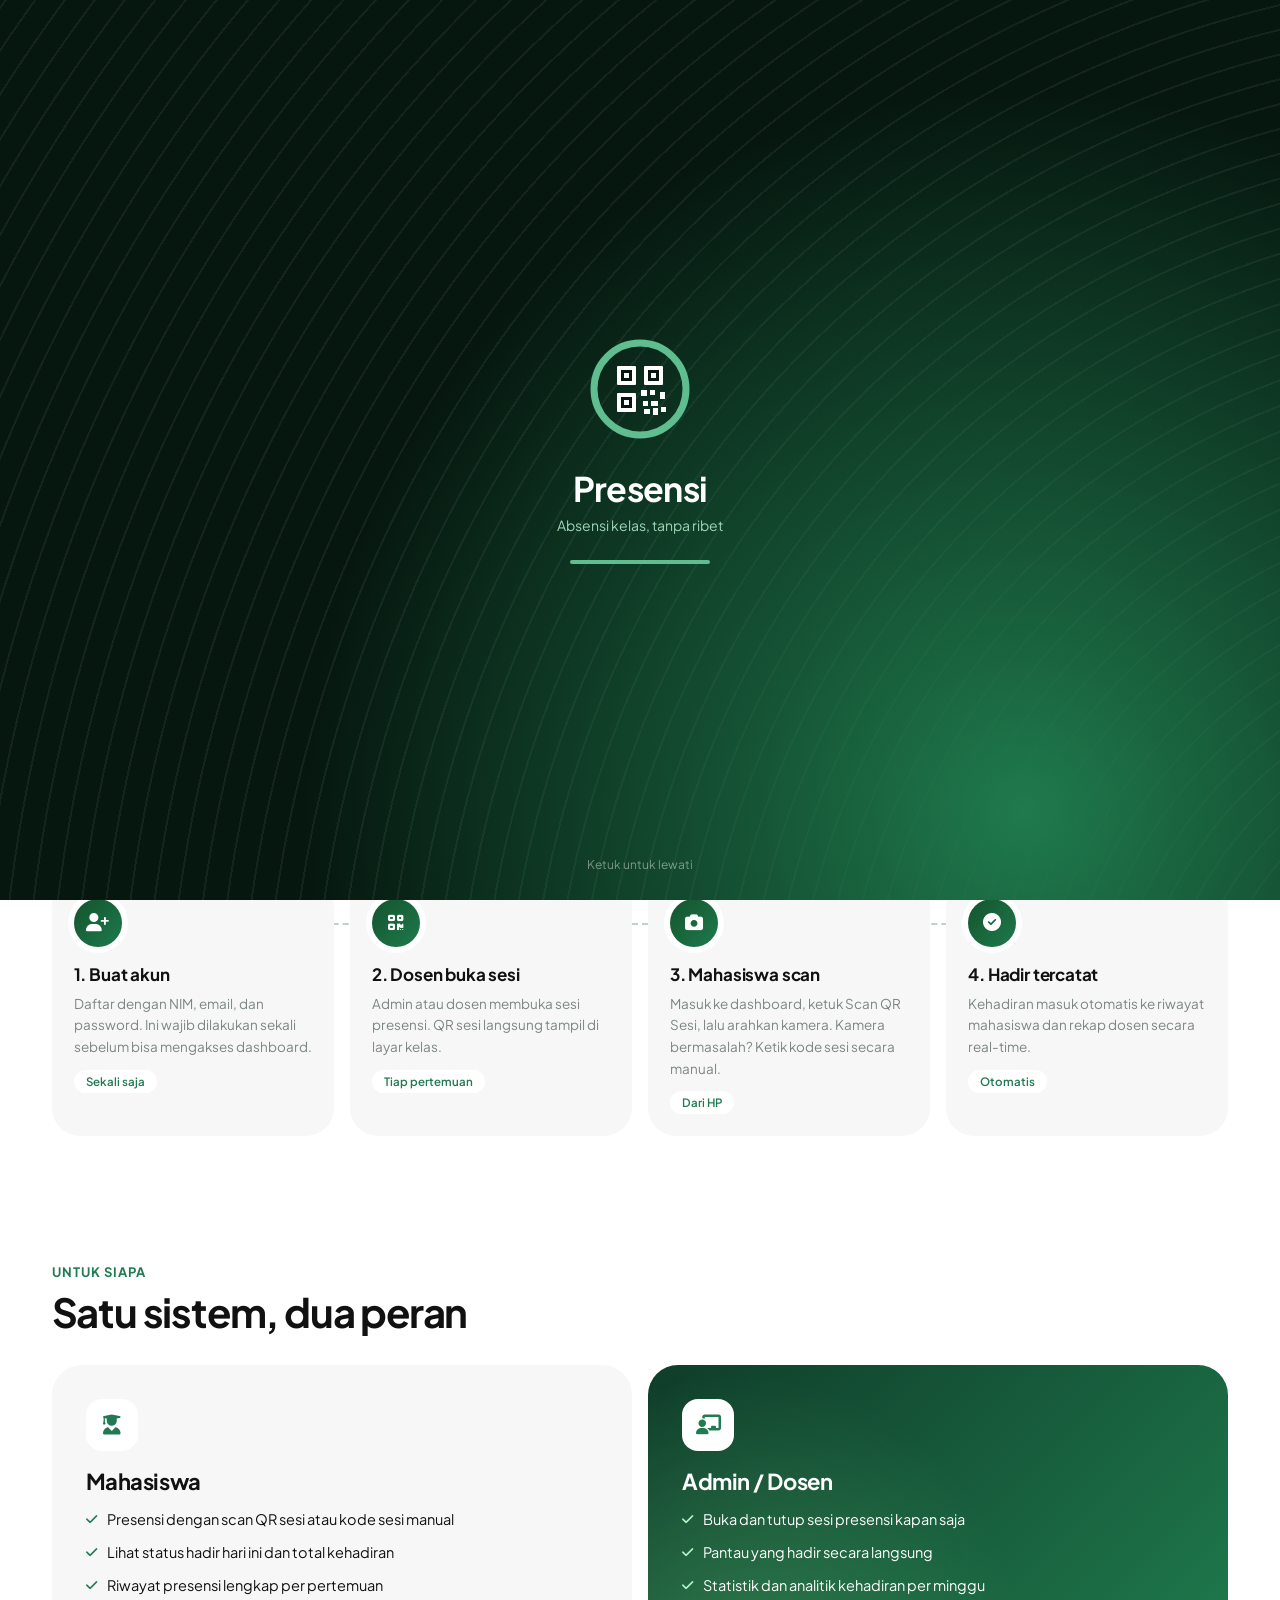
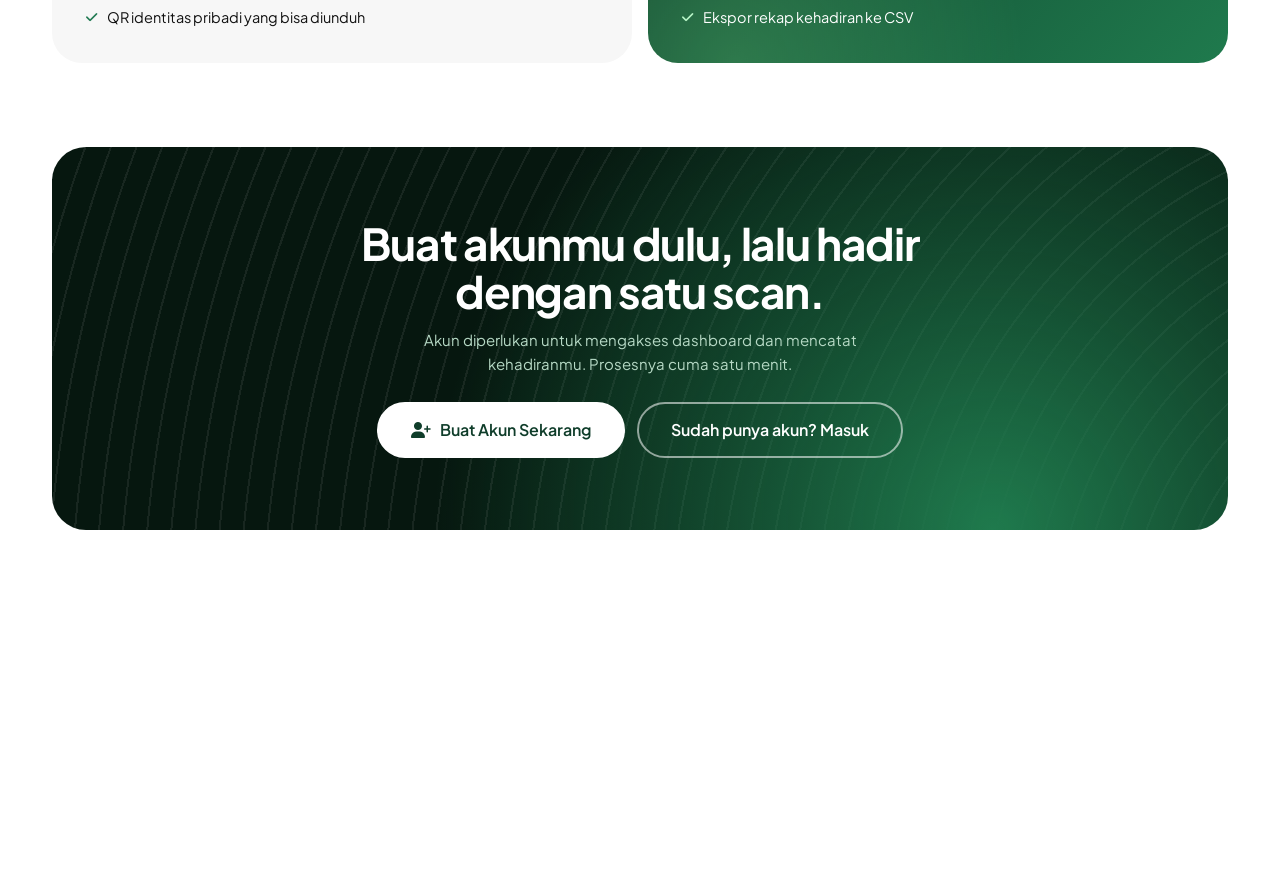
<file: index.html>
<!DOCTYPE html>
<html lang="id">
<head>
    <meta charset="UTF-8" />
    <meta name="viewport" content="width=device-width, initial-scale=1.0" />
    <title>Presensi Kelas</title>
    <link rel="stylesheet" href="https://cdnjs.cloudflare.com/ajax/libs/font-awesome/6.5.1/css/all.min.css" />
    <link rel="stylesheet" href="style.css" />
</head>
<body>

    <div class="container" style="text-align:center; padding-top:40px; padding-bottom:40px;">
        <div class="icon-circle" style="margin:0 auto 16px;">
            <i class="fas fa-qrcode"></i>
        </div>
        <h1 style="margin-bottom:8px;">Presensi Kelas</h1>
        <p class="welcome-text" style="margin:0 auto 20px; text-align:center;">Mengarahkan ke halaman yang sesuai...</p>
        <div class="loading-text" style="padding:0;">
            <i class="fas fa-spinner fa-spin"></i> Memuat...
        </div>
    </div>

    <script src="auth.js"></script>
    <script>
        // Halaman ini cuma gerbang: cek session, lalu lempar ke
        // intro.html atau dashboard yang sesuai role. Scan QR sesi
        // sekarang ada di dashboard mahasiswa, generate QR identitas
        // juga di sana — bukan di sini lagi, biar gak ada data
        // mahasiswa yang keliatan tanpa login.
        (async function gate() {
            const session = getSession();
            if (!session || !session.token) {
                window.location.href = 'intro.html';
                return;
            }
            try {
                const result = await apiGet('verify_token', { token: session.token });
                if (result.success) {
                    redirectByRole(result.userData.role);
                } else {
                    clearSession();
                    window.location.href = 'intro.html';
                }
            } catch (e) {
                // Gagal cek ke server -> tetap coba pakai role dari session lokal
                if (session.role) {
                    redirectByRole(session.role);
                } else {
                    window.location.href = 'intro.html';
                }
            }
        })();
    </script>
</body>
</html>
</file>
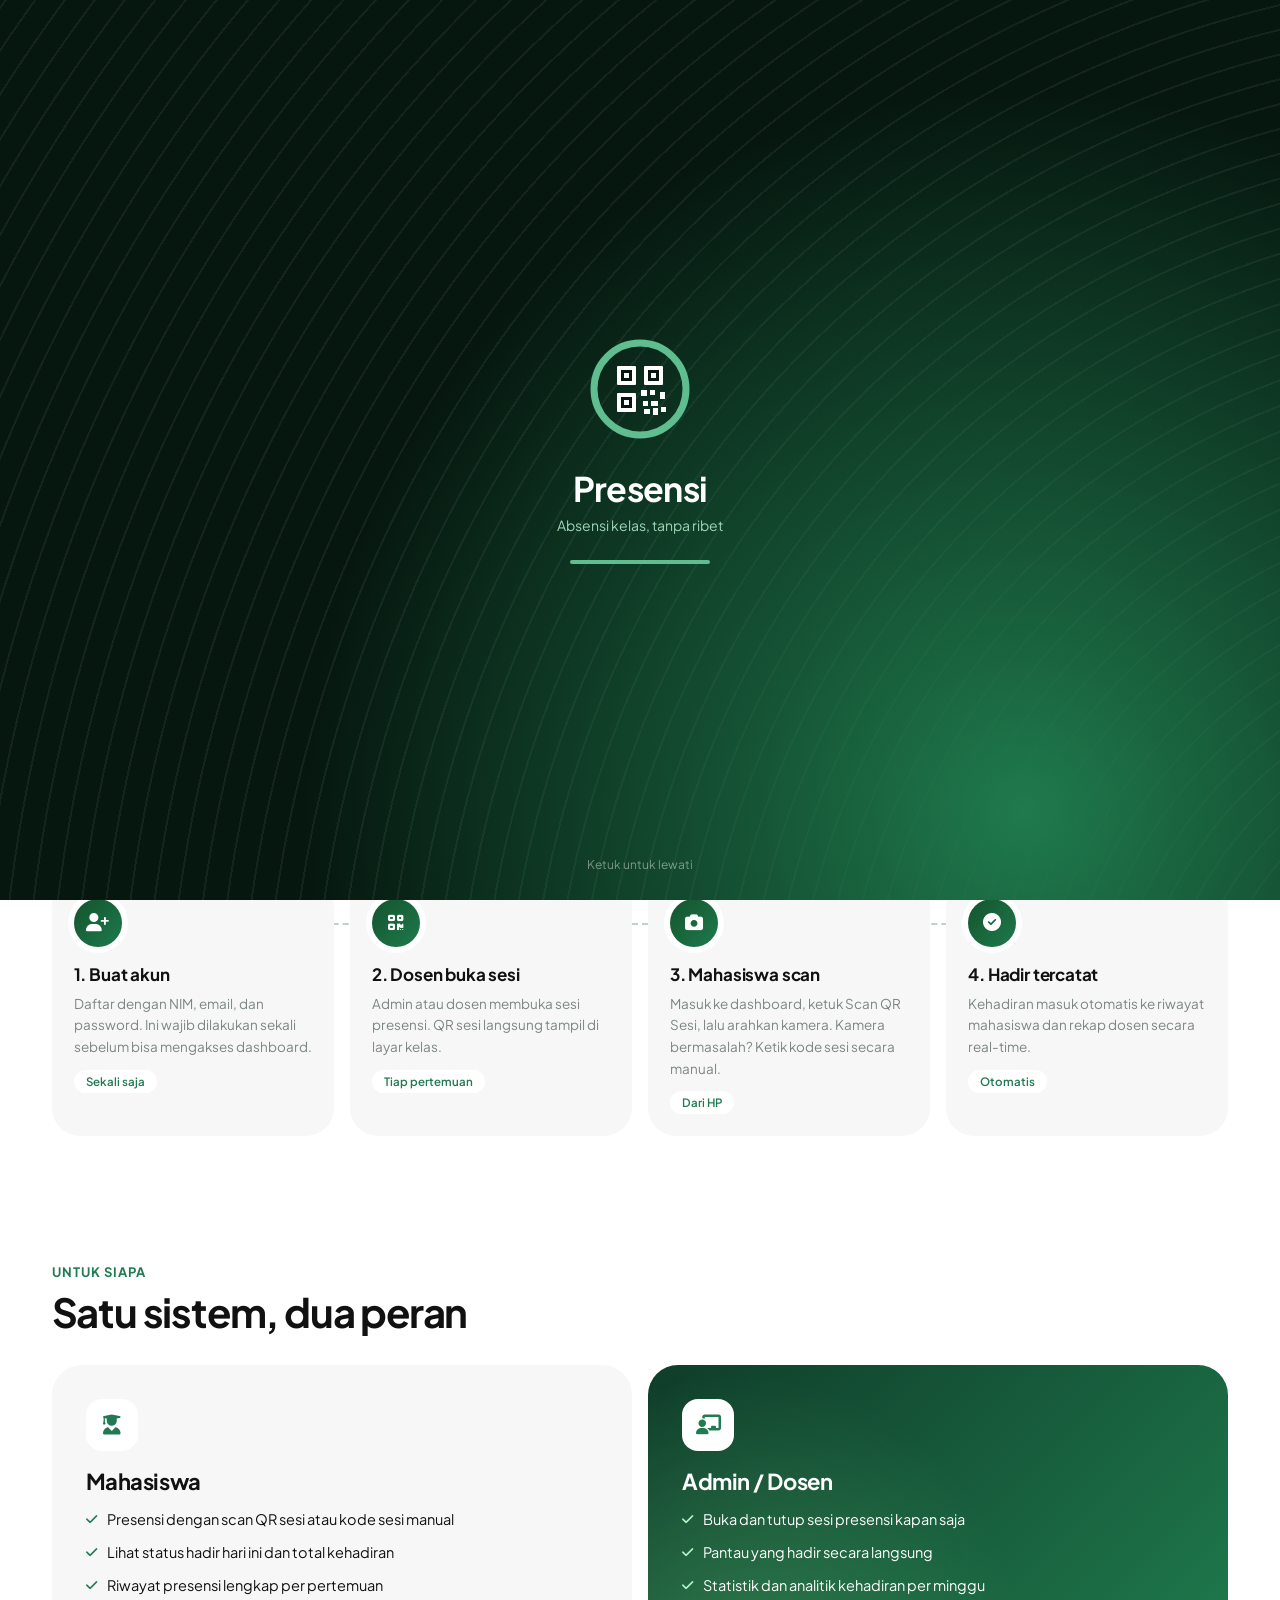
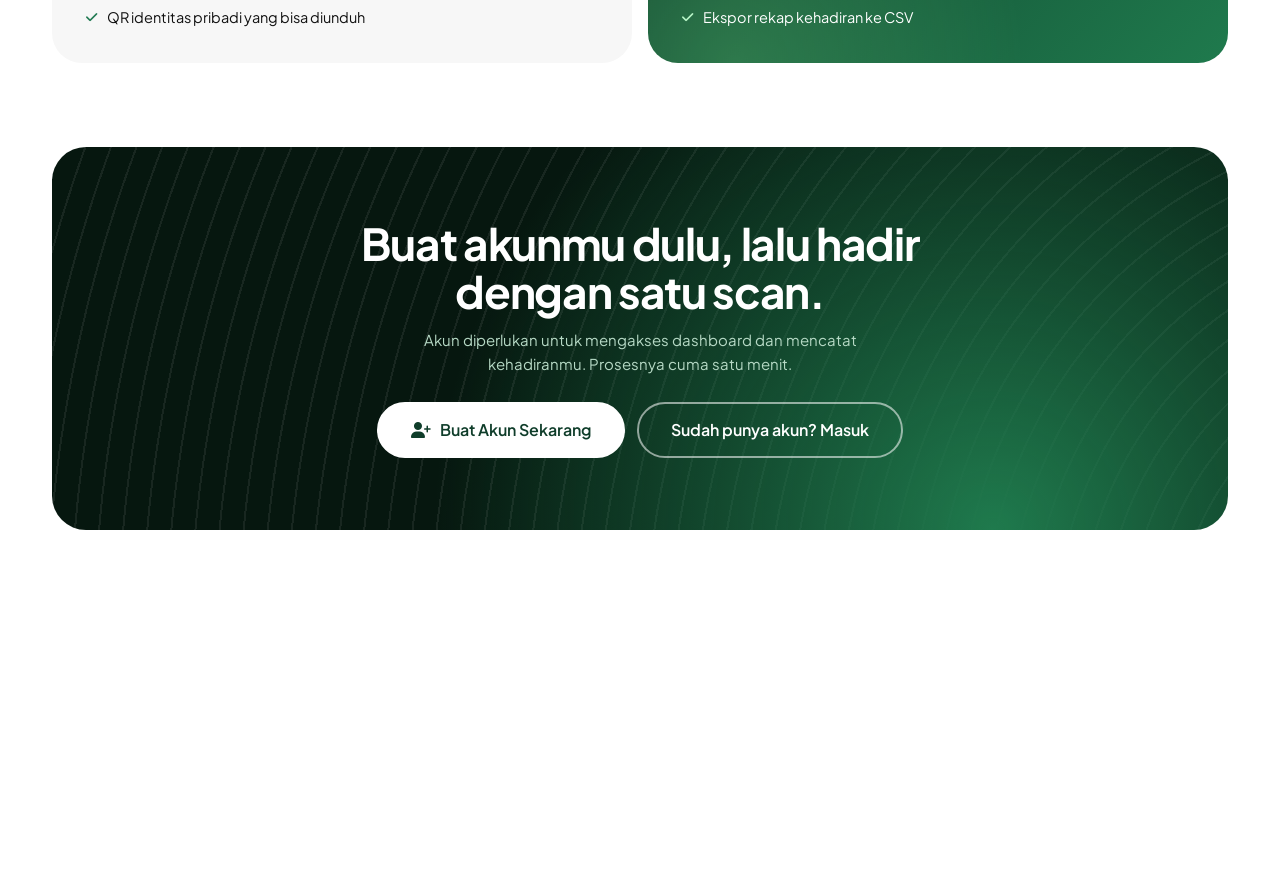
<file: intro.html>
<!DOCTYPE html>
<html lang="id">
<head>
<meta charset="UTF-8" />
<meta name="viewport" content="width=device-width, initial-scale=1.0, viewport-fit=cover" />
<title>Presensi — Absensi Kelas dengan QR</title>
<link rel="stylesheet" href="https://cdnjs.cloudflare.com/ajax/libs/font-awesome/6.5.1/css/all.min.css" />
<link href="https://fonts.googleapis.com/css2?family=Plus+Jakarta+Sans:wght@400;500;600;700;800&display=swap" rel="stylesheet" />
<style>
:root { --g1:#0f3d2a; --g2:#217a52; --g3:#5fbd8f; --ink:#111; --mute:#7c8681; --soft:#f7f7f7; --f:'Plus Jakarta Sans',system-ui,sans-serif; }
* { box-sizing: border-box; margin: 0; padding: 0; }
html { scroll-behavior: smooth; }
body { font-family: var(--f); color: var(--ink); background: #fff; min-height: 100vh; padding: 0; overflow-x: hidden; }
body.lock { overflow: hidden; height: 100vh; }
a { color: inherit; text-decoration: none; }
.shell { display: flex; flex-direction: column; width: 100%; max-width: none; min-height: 100vh; margin: 0; background: #fff; border-radius: 0; padding: clamp(14px, 2.2vw, 26px) clamp(14px, 2.2vw, 26px) 0; box-shadow: none; }

/* ---------- SPLASH ---------- */
#splash { position: fixed; inset: 0; z-index: 100; display: grid; place-items: center; text-align: center; color: #fff; cursor: pointer;
  background: radial-gradient(circle at 80% 90%, #1f7a4d 0, transparent 55%), repeating-radial-gradient(circle at 120% 120%, rgba(255,255,255,.06) 0 2px, transparent 2px 24px), #06170f;
  transition: transform .9s cubic-bezier(.77,0,.18,1), border-radius .9s; }
#splash.done { transform: translateY(-105%); border-radius: 0 0 50% 50% / 0 0 14% 14%; }
#splash svg { width: 104px; height: 104px; overflow: visible; }
.ring { fill: none; stroke: var(--g3); stroke-width: 7; stroke-linecap: round; stroke-dasharray: 289; stroke-dashoffset: 289; animation: draw 1s .15s ease forwards; transform: rotate(-90deg); transform-origin: 50% 50%; }
.qr-mark { opacity: 0; animation: up .5s .95s ease forwards; }
.pulse { fill: none; stroke: var(--g3); stroke-width: 2; opacity: 0; transform-origin: 50% 50%; animation: pulse 1.2s 1.2s ease-out; }
.sp-title { font-size: 34px; font-weight: 700; letter-spacing: -.02em; margin-top: 22px; opacity: 0; animation: up .7s 1.2s forwards; }
.sp-sub { color: #9fd6b8; font-size: 14px; margin-top: 6px; opacity: 0; animation: up .7s 1.4s forwards; }
.sp-bar { width: 140px; height: 4px; border-radius: 4px; background: rgba(255,255,255,.15); margin: 26px auto 0; overflow: hidden; opacity: 0; animation: up .4s 1.4s forwards; }
.sp-bar i { display: block; height: 100%; width: 0; background: var(--g3); animation: fill 1.1s 1.4s ease forwards; }
.sp-skip { position: absolute; bottom: 28px; left: 0; right: 0; font-size: 12px; color: rgba(255,255,255,.45); }
@keyframes draw { to { stroke-dashoffset: 0; } }
@keyframes up { from { opacity: 0; transform: translateY(14px); } to { opacity: 1; transform: none; } }
@keyframes fill { to { width: 100%; } }
@keyframes pulse { 0% { opacity: .7; transform: scale(.9); } 100% { opacity: 0; transform: scale(1.7); } }

/* ---------- NAV ---------- */
.nav { display: flex; align-items: center; gap: 14px; background: var(--soft); border-radius: 28px; padding: 10px 14px 10px 20px; }
.logo { display: flex; align-items: center; gap: 10px; font-weight: 700; font-size: 19px; letter-spacing: -.02em; }
.logo i.ring-i { width: 34px; height: 34px; border: 4px solid var(--g2); border-radius: 50%; display: grid; place-items: center; font-size: 11px; color: var(--g2); font-style: normal; }
.nav-links { display: flex; gap: 6px; margin-left: 24px; }
.nav-links a { padding: 9px 16px; border-radius: 999px; font-size: 14px; font-weight: 500; color: var(--mute); transition: .2s; }
.nav-links a:hover { background: #eaf1ed; color: var(--ink); }
.nav-cta { margin-left: auto; display: flex; gap: 10px; }
.btn { display: inline-flex; align-items: center; justify-content: center; gap: 9px; height: 46px; padding: 0 24px; border-radius: 999px; font: 600 14.5px var(--f); border: 2px solid var(--g1); cursor: pointer; transition: transform .2s, box-shadow .2s; white-space: nowrap; }
.btn:hover { transform: translateY(-2px); }
.btn.solid { background: linear-gradient(135deg,#14532d,#1f7a4d); color: #fff; }
.btn.solid:hover { box-shadow: 0 12px 26px -10px rgba(20,83,45,.7); }
.btn.line { background: transparent; color: var(--g1); }
.btn.lg { height: 56px; padding: 0 32px; font-size: 16px; }
.btn.light { background: #fff; color: var(--g1); border-color: #fff; }
.btn.ghost { background: transparent; color: #fff; border-color: rgba(255,255,255,.55); }

/* ---------- HERO ---------- */
.hero { display: grid; grid-template-columns: 1.05fr .95fr; gap: clamp(20px, 4vw, 56px); align-items: center; padding: clamp(28px, 5vw, 64px) clamp(8px, 2vw, 28px); }
.badge { display: inline-flex; align-items: center; gap: 8px; background: #eaf5ee; color: var(--g2); font-weight: 600; font-size: 13px; padding: 7px 14px; border-radius: 999px; }
.badge b { width: 8px; height: 8px; border-radius: 50%; background: var(--g2); animation: blink 1.6s infinite; }
@keyframes blink { 50% { opacity: .25; } }
h1.title { font-size: clamp(34px, 5vw, 62px); line-height: 1.04; letter-spacing: -.035em; font-weight: 700; margin: 18px 0 16px; }
h1.title em { font-style: normal; background: linear-gradient(120deg,var(--g1),var(--g2) 55%,var(--g3)); -webkit-background-clip: text; background-clip: text; color: transparent; }
.lead { color: var(--mute); font-size: clamp(15px, 1.5vw, 18px); line-height: 1.65; max-width: 520px; }
.hero-cta { display: flex; gap: 12px; flex-wrap: wrap; margin-top: 28px; }
.must { display: flex; align-items: flex-start; gap: 10px; margin-top: 22px; font-size: 13.5px; color: #4d5a53; background: var(--soft); border-radius: 18px; padding: 12px 16px; max-width: 520px; line-height: 1.5; }
.must i { color: var(--g2); margin-top: 3px; }

.mock { position: relative; min-height: 420px; }
.mc { position: absolute; background: #fff; border-radius: 28px; padding: 20px; box-shadow: 0 24px 50px -24px rgba(15,61,42,.35); }
.mc.a { left: 0; top: 10px; width: 56%; color: #fff; background: radial-gradient(circle at 15% 85%, rgba(140,255,150,.18), transparent 45%), linear-gradient(135deg,#0f3d2a,#1f7a4d); animation: fl 6s ease-in-out infinite; }
.mc.a small { font-size: 13px; opacity: .85; } .mc.a .num { font-size: 56px; font-weight: 600; letter-spacing: -.04em; margin: 6px 0 12px; line-height: 1; }
.caps { display: flex; gap: 6px; align-items: flex-end; height: 56px; }
.caps i { flex: 1; border-radius: 99px; background: rgba(255,255,255,.35); height: 30%; animation: grow 2.6s ease-in-out infinite; }
.caps i:nth-child(2) { animation-delay: .2s; background: #fff; } .caps i:nth-child(3) { animation-delay: .4s; } .caps i:nth-child(4) { animation-delay: .6s; background: #b9f5c8; } .caps i:nth-child(5) { animation-delay: .8s; }
@keyframes grow { 50% { height: 100%; } }
.mc.b { right: 0; top: 70px; width: 52%; text-align: center; animation: fl 6s 1s ease-in-out infinite; }
.mc.b h4 { font-size: 14px; font-weight: 600; margin-bottom: 12px; }
.qrbox { position: relative; width: 100%; max-width: 170px; margin: 0 auto; aspect-ratio: 1; border-radius: 14px; background: #fff; border: 1px solid #e4eae6; padding: 10px; overflow: hidden; }
.qrbox svg { width: 100%; height: 100%; display: block; }
.scan { position: absolute; left: 6px; right: 6px; height: 3px; border-radius: 3px; background: linear-gradient(90deg,transparent,var(--g2),transparent); box-shadow: 0 0 14px var(--g3); animation: scanY 2.4s ease-in-out infinite; }
@keyframes scanY { 0%,100% { top: 8px; } 50% { top: calc(100% - 11px); } }
.mc.c { left: 6%; bottom: 0; width: 66%; display: flex; align-items: center; gap: 12px; padding: 14px 18px; animation: fl 6s 2s ease-in-out infinite; }
.mc.c .av { width: 42px; height: 42px; border-radius: 50%; background: #cdeccb; display: grid; place-items: center; font-weight: 700; color: var(--g1); }
.mc.c b { font-size: 14px; display: block; } .mc.c small { color: var(--mute); font-size: 12px; }
.mc.c .ok { margin-left: auto; font-size: 11px; font-weight: 600; color: var(--g2); background: #eef8f2; border: 1px solid #b8dfc9; border-radius: 8px; padding: 3px 10px; animation: pop 3.2s infinite; }
@keyframes pop { 0%,60%,100% { transform: scale(1); } 70% { transform: scale(1.18); } 80% { transform: scale(1); } }
@keyframes fl { 50% { transform: translateY(-10px); } }

/* ---------- SECTIONS ---------- */
section.s { padding: clamp(34px, 5vw, 64px) clamp(8px, 2vw, 28px); }
.eyebrow { color: var(--g2); font-weight: 700; font-size: 13px; letter-spacing: .08em; text-transform: uppercase; }
h2.h { font-size: clamp(26px, 3.4vw, 40px); letter-spacing: -.03em; line-height: 1.12; margin: 10px 0 10px; font-weight: 700; }
.sub { color: var(--mute); max-width: 560px; line-height: 1.65; font-size: 15.5px; }
.flow { display: grid; grid-template-columns: repeat(4, 1fr); gap: 16px; margin-top: 34px; counter-reset: st; position: relative; }
.flow::before { content: ''; position: absolute; top: 46px; left: 12%; right: 12%; border-top: 2px dashed #bcd3c6; z-index: 0; }
.step { position: relative; z-index: 1; background: var(--soft); border-radius: 28px; padding: 22px; transition: transform .3s, background .3s; }
.step:hover { transform: translateY(-6px); background: #eef5f0; }
.step .n { width: 48px; height: 48px; border-radius: 50%; display: grid; place-items: center; background: linear-gradient(135deg,#14532d,#1f7a4d); color: #fff; font-size: 18px; margin-bottom: 16px; box-shadow: 0 0 0 6px #fff; }
.step h3 { font-size: 17px; margin-bottom: 8px; letter-spacing: -.01em; }
.step p { font-size: 13.5px; line-height: 1.6; color: var(--mute); }
.step .tag { display: inline-block; margin-top: 12px; font-size: 11.5px; font-weight: 600; color: var(--g2); background: #fff; border-radius: 99px; padding: 4px 12px; }
.roles { display: grid; grid-template-columns: 1fr 1fr; gap: 16px; margin-top: 30px; }
.role { border-radius: 30px; padding: clamp(22px, 3vw, 34px); background: var(--soft); }
.role.dark { color: #fff; background: radial-gradient(circle at 15% 100%, rgba(140,255,150,.2), transparent 50%), linear-gradient(135deg,#0f3d2a,#1f7a4d); }
.role .ic { width: 52px; height: 52px; border-radius: 16px; display: grid; place-items: center; background: #fff; color: var(--g2); font-size: 20px; margin-bottom: 16px; }
.role h3 { font-size: 22px; letter-spacing: -.02em; margin-bottom: 14px; }
.role ul { list-style: none; display: grid; gap: 11px; }
.role li { display: flex; gap: 10px; font-size: 14.5px; line-height: 1.5; }
.role li i { color: var(--g2); margin-top: 4px; font-size: 13px; } .role.dark li i { color: #b9f5c8; }
.cta { margin-top: 10px; border-radius: 34px; color: #fff; text-align: center; padding: clamp(34px, 6vw, 72px) 20px; background: radial-gradient(circle at 80% 100%, #1f7a4d 0, transparent 55%), repeating-radial-gradient(circle at 120% 130%, rgba(255,255,255,.07) 0 2px, transparent 2px 24px), #06170f; }
.cta h2 { font-size: clamp(26px, 3.6vw, 44px); letter-spacing: -.03em; line-height: 1.1; max-width: 640px; margin: 0 auto 12px; }
.cta p { color: #b6d9c5; max-width: 520px; margin: 0 auto 26px; line-height: 1.6; font-size: 15px; }
.cta .row { display: flex; gap: 12px; justify-content: center; flex-wrap: wrap; }
.site-footer { width: 100vw; margin: auto 0 0 calc(50% - 50vw); padding: clamp(26px, 4vw, 44px) clamp(20px, 4vw, 48px) 18px; border-radius: 0; color: #d8e8de; background: linear-gradient(120deg, #030705 0%, #06110a 58%, #0b2416 100%); }
.footer-grid { display: grid; grid-template-columns: 1.35fr .75fr 1.1fr 1fr; gap: clamp(20px, 3vw, 38px); }
.footer-brand { display: inline-flex; align-items: center; gap: 12px; color: #fff; }
.footer-mark { width: 42px; height: 42px; display: grid; place-items: center; border: 1px solid rgba(255,255,255,.24); border-radius: 12px; color: #9fe0b8; font-size: 18px; }
.footer-brand strong, .footer-brand small { display: block; }
.footer-brand strong { font-size: 17px; }
.footer-brand small { margin-top: 3px; color: #a9c7b5; font-size: 12px; }
.footer-about p, .footer-col p { margin-top: 14px; color: #afc9b9; font-size: 13px; line-height: 1.7; }
.footer-col h3 { margin: 4px 0 15px; color: #fff; font-size: 13px; font-weight: 700; }
.footer-links { display: grid; justify-items: start; gap: 11px; }
.footer-links a { color: #c2d8ca; font-size: 13px; transition: color .2s; }
.footer-links a:hover { color: #fff; }
.footer-col details { border-top: 1px solid rgba(255,255,255,.16); padding-top: 12px; }
.footer-col summary { color: #c2d8ca; font-size: 13px; cursor: pointer; }
.footer-col details p { margin-top: 10px; font-size: 12px; }
.footer-bottom { display: flex; justify-content: space-between; gap: 16px; margin-top: 30px; padding-top: 16px; border-top: 1px solid rgba(255,255,255,.16); color: #9fbdab; font-size: 11.5px; }

/* ---------- ANIMASI MASUK ---------- */
.rise { opacity: 0; transform: translateY(26px); }
body.ready .rise { animation: up .8s cubic-bezier(.2,.7,.2,1) forwards; animation-delay: calc(var(--d, 0) * 1s); }
.rv { opacity: 0; transform: translateY(30px); transition: opacity .8s, transform .8s cubic-bezier(.2,.7,.2,1); transition-delay: calc(var(--d, 0) * 1s); }
.rv.in { opacity: 1; transform: none; }

/* ---------- RESPONSIF ---------- */
@media (max-width: 960px) {
  .hero { grid-template-columns: 1fr; } .mock { min-height: 400px; max-width: 520px; width: 100%; margin: 0 auto; }
  .flow { grid-template-columns: 1fr 1fr; } .flow::before { display: none; }
  .roles { grid-template-columns: 1fr; }
}
@media (max-width: 640px) {
  body { padding: 0; } .shell { border-radius: 0; padding: 10px 10px 0; box-shadow: none; }
  .nav { padding: 8px 8px 8px 14px; border-radius: 24px; } .nav-links { display: none; } .nav-cta .btn.line { display: none; } .btn { height: 42px; padding: 0 18px; }
  .hero-cta .btn { flex: 1; } .flow { grid-template-columns: 1fr; }
  .mock { min-height: 380px; } .mc.a .num { font-size: 44px; }
  .site-footer { padding-bottom: 128px; border-radius: 0; }
  .footer-grid { grid-template-columns: 1fr; gap: 24px; }
  .footer-col h3 { margin-bottom: 10px; }
  .footer-bottom { flex-direction: column; gap: 7px; margin-top: 24px; }
}
@media (prefers-reduced-motion: reduce) {
  *, *::before, *::after { animation-duration: .01ms !important; animation-delay: 0s !important; transition-duration: .01ms !important; }
  .rise, .rv { opacity: 1; transform: none; }
}

/* ---------- MASKOT PRESI (menyapa) ---------- */
.greeter { position: fixed; right: clamp(6px, 2vw, 26px); bottom: 0; z-index: 60; display: flex; flex-direction: column; align-items: flex-end; pointer-events: none; opacity: 0; visibility: hidden; }
body.ready .greeter { visibility: visible; animation: botIn 1.15s .5s cubic-bezier(.2,.9,.25,1.1) both; }
@keyframes botIn { 0% { opacity: 0; transform: translateX(130%) rotate(10deg); } 60% { opacity: 1; transform: translateX(-4%) rotate(-3deg); } 82% { transform: translateX(1.5%) rotate(1deg); } 100% { opacity: 1; transform: none; } }
.bot { width: clamp(96px, 11vw, 150px); height: auto; pointer-events: auto; cursor: pointer; overflow: visible; filter: drop-shadow(0 10px 14px rgba(15,61,42,.25)); animation: bob 3.2s ease-in-out infinite; transform-origin: 50% 100%; }
.bot.hop { animation: hop .6s ease; }
@keyframes bob { 50% { transform: translateY(-5px); } }
@keyframes hop { 40% { transform: translateY(-22px) scale(.97,1.04); } 100% { transform: none; } }
.bot .arm  { transform-origin: 138px 150px; animation: wave 3.4s 1.6s ease-in-out infinite; }
.bot .hand { transform-origin: 173px 94px;  animation: flap 3.4s 1.6s ease-in-out infinite; }
.bot .wv   { opacity: 0; animation: wvl 3.4s 1.6s ease-in-out infinite; }
.bot .eyes { transform-box: fill-box; transform-origin: 50% 55%; animation: blink 4.2s 2s infinite; }
.bot .ball { animation: ant 1.6s ease-in-out infinite; transform-origin: 100px 17px; }
@keyframes wave { 0% { transform: rotate(6deg); } 8% { transform: rotate(-16deg); } 16% { transform: rotate(8deg); } 24% { transform: rotate(-16deg); } 32% { transform: rotate(8deg); } 40% { transform: rotate(-14deg); } 52%,100% { transform: rotate(6deg); } }
@keyframes flap { 0%,52%,100% { transform: rotate(0); } 8%,24%,40% { transform: rotate(16deg); } 16%,32% { transform: rotate(-14deg); } }
@keyframes wvl { 0%,4%,48%,100% { opacity: 0; } 14%,36% { opacity: .9; } }
@keyframes blink { 0%,92%,100% { transform: scaleY(1); } 96% { transform: scaleY(.1); } }
@keyframes ant { 50% { transform: translateY(-3px) scale(1.08); } }
.bubble { pointer-events: auto; position: relative; background: #fff; border-radius: 22px 22px 6px 22px; padding: 14px 18px 14px 16px; margin: 0 8px 4px 0; max-width: min(260px, calc(100vw - 28px)); font-size: 13.5px; line-height: 1.5; color: #3d4a43; box-shadow: 0 18px 40px -14px rgba(15,61,42,.45); transform-origin: 100% 100%; opacity: 0; }
body.ready .bubble { animation: popB .55s 1.75s cubic-bezier(.2,1.3,.4,1) both; }
@keyframes popB { 0% { opacity: 0; transform: scale(.3) translateY(14px); } 100% { opacity: 1; transform: none; } }
.bubble.gone { display: none; }
.bubble b { display: block; font-size: 15px; color: var(--ink); margin-bottom: 3px; }
.bubble .btn { height: 36px; padding: 0 16px; font-size: 13px; margin-top: 10px; border-width: 1.5px; }
.bubble .x { position: absolute; top: 6px; right: 8px; border: 0; background: none; font-size: 18px; line-height: 1; color: #9aa59f; cursor: pointer; padding: 2px 6px; }
.bubble::after { content: ''; position: absolute; right: 26px; bottom: -7px; width: 16px; height: 16px; background: #fff; transform: rotate(45deg); border-radius: 0 0 4px 0; }
@media (max-width: 640px) { .bubble { font-size: 12.5px; padding: 11px 26px 11px 14px; max-width: 205px; } .bubble .btn { display: none; } .bubble br { display: none; } .bubble b { font-size: 14px; } .bot { width: 92px; } }
@media (prefers-reduced-motion: reduce) { .greeter { opacity: 1; } .bubble { opacity: 1; } .bot, .bot * { animation: none !important; } }
</style>
</head>
<body class="lock">

<!-- ===== ANIMASI PEMBUKA ===== -->
<div id="splash" onclick="endSplash()">
  <div>
    <svg viewBox="0 0 104 104" aria-hidden="true">
      <circle class="pulse" cx="52" cy="52" r="46"/>
      <circle class="ring" cx="52" cy="52" r="46"/>
      <g class="qr-mark">
        <rect x="29" y="29" width="19" height="19" rx="1" fill="#fff"/><rect x="33" y="33" width="11" height="11" fill="#06170f"/><rect x="36" y="36" width="5" height="5" fill="#fff"/>
        <rect x="56" y="29" width="19" height="19" rx="1" fill="#fff"/><rect x="60" y="33" width="11" height="11" fill="#06170f"/><rect x="63" y="36" width="5" height="5" fill="#fff"/>
        <rect x="29" y="56" width="19" height="19" rx="1" fill="#fff"/><rect x="33" y="60" width="11" height="11" fill="#06170f"/><rect x="36" y="63" width="5" height="5" fill="#fff"/>
        <path fill="#fff" d="M53 53h6v6h-6zm9 0h5v5h-5zm10 2h5v7h-5zm-17 9h5v5h-5zm8 0h7v5h-7zm10 6h5v5h-5zm-17 2h6v5h-6zm9-1h5v7h-5z"/>
      </g>
    </svg>
    <div class="sp-title">Presensi</div>
    <div class="sp-sub">Absensi kelas, tanpa ribet</div>
    <div class="sp-bar"><i></i></div>
  </div>
  <div class="sp-skip">Ketuk untuk lewati</div>
</div>

<div class="shell">
  <header class="nav rise" style="--d:.05">
    <a href="#top" class="logo"><i class="ring-i"><i class="fas fa-qrcode"></i></i> Presensi</a>
    <nav class="nav-links">
      <a href="#alur">Cara Kerja</a><a href="#peran">Untuk Siapa</a><a href="#mulai">Mulai</a>
    </nav>
    <div class="nav-cta" id="navCta">
      <a class="btn line" href="login.html">Masuk</a>
      <a class="btn solid" href="login.html#daftar">Buat Akun</a>
    </div>
  </header>

  <!-- ===== HERO ===== -->
  <section class="hero" id="top">
    <div>
      <span class="badge rise" style="--d:.15"><b></b> Absensi kelas berbasis QR</span>
      <h1 class="title rise" style="--d:.25">Hadir di kelas, cukup <em>scan QR</em>.</h1>
      <p class="lead rise" style="--d:.35">Dosen membuka sesi, QR muncul di layar, mahasiswa scan dari HP, dan kehadiran langsung tercatat rapi. Tanpa tanda tangan, tanpa rekap manual.</p>
      <div class="hero-cta rise" style="--d:.45" id="heroCta">
        <a class="btn solid lg" href="login.html#daftar"><i class="fas fa-user-plus"></i> Buat Akun</a>
        <a class="btn line lg" href="#alur">Lihat cara kerja</a>
      </div>
      <div class="must rise" style="--d:.55"><i class="fas fa-circle-info"></i><span><b>Belum punya akun?</b> Buat akun dulu dengan NIM, email, dan password. Setelah itu kamu bisa masuk dan melakukan presensi.</span></div>
    </div>

    <div class="mock rise" style="--d:.4" aria-hidden="true">
      <div class="mc a"><small>Hadir hari ini</small><div class="num" id="cnt">0</div><div class="caps"><i></i><i></i><i></i><i></i><i></i></div></div>
      <div class="mc b"><h4>QR Sesi Presensi</h4><div class="qrbox"><div id="qrsvg"></div><span class="scan"></span></div></div>
      <div class="mc c"><div class="av">A</div><div><b>Presensi tercatat</b><small>RPL 2 • baru saja</small></div><span class="ok">Hadir</span></div>
    </div>
  </section>

  <!-- ===== ALUR ===== -->
  <section class="s" id="alur">
    <div class="rv"><div class="eyebrow">Cara kerja</div>
    <h2 class="h">Empat langkah dari daftar sampai hadir</h2>
    <p class="sub">Alurnya sederhana dan sama setiap pertemuan. Akun cukup dibuat sekali.</p></div>
    <div class="flow">
      <div class="step rv" style="--d:.05"><div class="n"><i class="fas fa-user-plus"></i></div><h3>1. Buat akun</h3><p>Daftar dengan NIM, email, dan password. Ini wajib dilakukan sekali sebelum bisa mengakses dashboard.</p><span class="tag">Sekali saja</span></div>
      <div class="step rv" style="--d:.15"><div class="n"><i class="fas fa-qrcode"></i></div><h3>2. Dosen buka sesi</h3><p>Admin atau dosen membuka sesi presensi. QR sesi langsung tampil di layar kelas.</p><span class="tag">Tiap pertemuan</span></div>
      <div class="step rv" style="--d:.25"><div class="n"><i class="fas fa-camera"></i></div><h3>3. Mahasiswa scan</h3><p>Masuk ke dashboard, ketuk Scan QR Sesi, lalu arahkan kamera. Kamera bermasalah? Ketik kode sesi secara manual.</p><span class="tag">Dari HP</span></div>
      <div class="step rv" style="--d:.35"><div class="n"><i class="fas fa-circle-check"></i></div><h3>4. Hadir tercatat</h3><p>Kehadiran masuk otomatis ke riwayat mahasiswa dan rekap dosen secara real-time.</p><span class="tag">Otomatis</span></div>
    </div>
  </section>

  <!-- ===== PERAN ===== -->
  <section class="s" id="peran">
    <div class="rv"><div class="eyebrow">Untuk siapa</div>
    <h2 class="h">Satu sistem, dua peran</h2></div>
    <div class="roles">
      <div class="role rv" style="--d:.05">
        <div class="ic"><i class="fas fa-user-graduate"></i></div><h3>Mahasiswa</h3>
        <ul>
          <li><i class="fas fa-check"></i>Presensi dengan scan QR sesi atau kode sesi manual</li>
          <li><i class="fas fa-check"></i>Lihat status hadir hari ini dan total kehadiran</li>
          <li><i class="fas fa-check"></i>Riwayat presensi lengkap per pertemuan</li>
          <li><i class="fas fa-check"></i>QR identitas pribadi yang bisa diunduh</li>
        </ul>
      </div>
      <div class="role dark rv" style="--d:.15">
        <div class="ic"><i class="fas fa-chalkboard-user"></i></div><h3>Admin / Dosen</h3>
        <ul>
          <li><i class="fas fa-check"></i>Buka dan tutup sesi presensi kapan saja</li>
          <li><i class="fas fa-check"></i>Pantau yang hadir secara langsung</li>
          <li><i class="fas fa-check"></i>Statistik dan analitik kehadiran per minggu</li>
          <li><i class="fas fa-check"></i>Ekspor rekap kehadiran ke CSV</li>
        </ul>
      </div>
    </div>
  </section>

  <!-- ===== CTA ===== -->
  <section class="s" id="mulai" style="padding-top:10px">
    <div class="cta rv">
      <h2>Buat akunmu dulu, lalu hadir dengan satu scan.</h2>
      <p>Akun diperlukan untuk mengakses dashboard dan mencatat kehadiranmu. Prosesnya cuma satu menit.</p>
      <div class="row" id="ctaRow">
        <a class="btn light lg" href="login.html#daftar"><i class="fas fa-user-plus"></i> Buat Akun Sekarang</a>
        <a class="btn ghost lg" href="login.html">Sudah punya akun? Masuk</a>
      </div>
    </div>
  </section>
  <footer class="site-footer rise">
    <div class="footer-grid">
      <div class="footer-about">
        <a class="footer-brand" href="#top">
          <span class="footer-mark"><i class="fas fa-qrcode" aria-hidden="true"></i></span>
          <span><strong>Presensi RPL II</strong><small>Universitas Jabal Ghafur (UNIGHA)</small></span>
        </a>
        <p>Sistem presensi kelas berbasis QR untuk mendukung kegiatan perkuliahan dan pencatatan kehadiran Rekayasa Perangkat Lunak II.</p>
      </div>
      <nav class="footer-col" aria-label="Navigasi footer">
        <h3>Navigasi</h3>
        <div class="footer-links">
          <a href="#alur">Cara Kerja</a>
          <a href="#peran">Fitur dan Peran</a>
          <a href="#mulai">Mulai Presensi</a>
          <a href="login.html">Masuk / Daftar</a>
        </div>
      </nav>
      <div class="footer-col">
        <h3>Tentang Sistem</h3>
        <p>Dibuat oleh mahasiswa Rekayasa Perangkat Lunak II sebagai proyek akademik.</p>
        <p>Digunakan untuk membuka sesi QR, mencatat kehadiran, dan melihat rekap presensi kelas.</p>
      </div>
      <div class="footer-col">
        <h3>Kebijakan dan Informasi</h3>
        <details>
          <summary>Privasi dan penggunaan data</summary>
          <p>Informasi akun dan presensi digunakan untuk mendukung administrasi perkuliahan RPL II. Jaga kerahasiaan akun dan hubungi admin atau dosen kelas jika perlu koreksi data.</p>
        </details>
      </div>
    </div>
    <div class="footer-bottom">
      <span>&copy; 2026 Presensi RPL II. Hak cipta dilindungi.</span>
      <span>Proyek akademik • Universitas Jabal Ghafur</span>
    </div>
  </footer>
</div>

<!-- ===== MASKOT PRESI ===== -->
<div class="greeter" id="greeter">
  <div class="bubble" id="bub">
    <button class="x" aria-label="Tutup" onclick="closeBubble()">&times;</button>
    <b id="bubT">Halo, aku Cima! &#128075;</b>
    <span id="bubS">Buat akun dulu ya, biar kamu bisa presensi dengan sekali scan.</span><br>
    <a class="btn solid" id="bubA" href="login.html#daftar">Buat Akun</a>
  </div>
  <svg class="bot" id="bot" viewBox="0 0 200 250" role="img" aria-label="Presi, maskot yang melambaikan tangan" onclick="hopBot()">
    <defs><linearGradient id="bg1" x1="0" y1="0" x2="1" y2="1"><stop offset="0" stop-color="#2e9c68"/><stop offset="1" stop-color="#0f3d2a"/></linearGradient></defs>
    <ellipse cx="100" cy="240" rx="52" ry="7" fill="rgba(15,61,42,.18)"/>
    <rect x="74" y="202" width="20" height="30" rx="10" fill="#14432e"/><rect x="106" y="202" width="20" height="30" rx="10" fill="#14432e"/>
    <path d="M62 150 Q40 168 44 192" fill="none" stroke="#217a52" stroke-width="15" stroke-linecap="round"/>
    <circle cx="44" cy="195" r="11" fill="#fff" stroke="#14432e" stroke-width="3"/>
    <rect x="58" y="128" width="84" height="86" rx="38" fill="url(#bg1)"/>
    <rect x="82" y="153" width="36" height="36" rx="8" fill="#fff"/>
    <g fill="#14432e">
      <rect x="86" y="157" width="10" height="10" rx="1"/><rect x="88.5" y="159.5" width="5" height="5" fill="#fff"/><rect x="90" y="161" width="2" height="2"/>
      <rect x="104" y="157" width="10" height="10" rx="1"/><rect x="106.5" y="159.5" width="5" height="5" fill="#fff"/><rect x="108" y="161" width="2" height="2"/>
      <rect x="86" y="175" width="10" height="10" rx="1"/><rect x="88.5" y="177.5" width="5" height="5" fill="#fff"/><rect x="90" y="179" width="2" height="2"/>
      <path d="M99 157h3v3h-3zm0 6h3v3h-3zm-3 6h3v3h-3zm6 0h3v3h-3zm6 3h3v3h-3zm-9 3h3v3h-3zm6 3h3v3h-3z"/>
    </g>
    <line x1="100" y1="40" x2="100" y2="24" stroke="#14432e" stroke-width="4" stroke-linecap="round"/>
    <circle class="ball" cx="100" cy="17" r="8" fill="#5fbd8f" stroke="#14432e" stroke-width="3"/>
    <circle cx="48" cy="88" r="10" fill="#d9eee2" stroke="#14432e" stroke-width="3"/><circle cx="152" cy="88" r="10" fill="#d9eee2" stroke="#14432e" stroke-width="3"/>
    <rect x="48" y="38" width="104" height="92" rx="40" fill="#f3faf6" stroke="#14432e" stroke-width="4"/>
    <rect x="62" y="54" width="76" height="58" rx="26" fill="#0f3d2a"/>
    <g class="eyes"><rect x="77" y="69" width="12" height="17" rx="6" fill="#9fffc4"/><rect x="111" y="69" width="12" height="17" rx="6" fill="#9fffc4"/></g>
    <path d="M88 96 Q100 107 112 96" fill="none" stroke="#9fffc4" stroke-width="4" stroke-linecap="round"/>
    <circle cx="72" cy="96" r="5" fill="#ff9aa8" opacity=".5"/><circle cx="128" cy="96" r="5" fill="#ff9aa8" opacity=".5"/>
    <g class="arm">
      <path d="M138 150 Q166 140 172 106" fill="none" stroke="#217a52" stroke-width="15" stroke-linecap="round"/>
      <g class="hand">
        <path d="M162 94 q-9 -2 -8 -12" fill="none" stroke="#14432e" stroke-width="3" stroke-linecap="round"/>
        <circle cx="173" cy="94" r="13" fill="#fff" stroke="#14432e" stroke-width="3"/>
        <path class="wv" d="M192 78 q9 9 0 20 M199 72 q13 15 0 32" fill="none" stroke="#5fbd8f" stroke-width="3" stroke-linecap="round"/>
      </g>
    </g>
  </svg>
</div>

<script>
(function () {
  var body = document.body, splash = document.getElementById('splash');

  // Jika sudah login, ganti tombol jadi "Buka Dashboard" (index.html mengarahkan sesuai role)
  try {
    var s = JSON.parse(localStorage.getItem('presensi_session') || 'null');
    if (s && s.token) {
      var go = '<a class="btn solid" href="index.html"><i class="fas fa-gauge"></i> Buka Dashboard</a>';
      document.getElementById('navCta').innerHTML = go;
      document.getElementById('heroCta').innerHTML = '<a class="btn solid lg" href="index.html"><i class="fas fa-gauge"></i> Buka Dashboard</a><a class="btn line lg" href="#alur">Lihat cara kerja</a>';
      document.getElementById('bubT').innerHTML = 'Selamat datang kembali! &#128075;'; document.getElementById('bubS').textContent = 'Lanjut ke dashboard-mu?'; var ba = document.getElementById('bubA'); ba.href = 'index.html'; ba.textContent = 'Buka Dashboard';
      document.getElementById('ctaRow').innerHTML = '<a class="btn light lg" href="index.html"><i class="fas fa-gauge"></i> Buka Dashboard</a>';
    }
  } catch (e) {}

  // QR dekoratif (bukan QR sungguhan) untuk ilustrasi
  (function () {
    var N = 21, seed = 7, out = '';
    function r() { seed = (seed * 9301 + 49297) % 233280; return seed / 233280; }
    function finder(x, y) { return '<rect x="'+x+'" y="'+y+'" width="7" height="7" fill="#0f3d2a"/><rect x="'+(x+1)+'" y="'+(y+1)+'" width="5" height="5" fill="#fff"/><rect x="'+(x+2)+'" y="'+(y+2)+'" width="3" height="3" fill="#0f3d2a"/>'; }
    for (var y = 0; y < N; y++) for (var x = 0; x < N; x++) {
      var inF = (x < 8 && y < 8) || (x > 12 && y < 8) || (x < 8 && y > 12);
      if (!inF && r() > .52) out += '<rect x="'+x+'" y="'+y+'" width="1" height="1" fill="#14432e"/>';
    }
    document.getElementById('qrsvg').innerHTML = '<svg viewBox="0 0 21 21" shape-rendering="crispEdges">' + out + finder(0,0) + finder(14,0) + finder(0,14) + '</svg>';
  })();

  // Hitung naik angka di kartu hero
  function countUp() {
    var el = document.getElementById('cnt'), t0 = null, to = 28;
    function step(t) { if (!t0) t0 = t; var p = Math.min((t - t0) / 1400, 1); el.textContent = Math.round(to * (1 - Math.pow(1 - p, 3))); if (p < 1) requestAnimationFrame(step); }
    requestAnimationFrame(step);
  }

  // Muncul saat di-scroll
  function setupReveal() {
    var els = document.querySelectorAll('.rv');
    if (!('IntersectionObserver' in window)) { els.forEach(function (e) { e.classList.add('in'); }); return; }
    var io = new IntersectionObserver(function (es) { es.forEach(function (e) { if (e.isIntersecting) { e.target.classList.add('in'); io.unobserve(e.target); } }); }, { threshold: .15 });
    els.forEach(function (e) { io.observe(e); });
  }


  // Maskot: balon sapaan (tutup / hilang otomatis) dan lompat saat diketuk
  window.closeBubble = function () { document.getElementById('bub').classList.add('gone'); };
  window.hopBot = function () {
    var b = document.getElementById('bot'), bub = document.getElementById('bub');
    bub.classList.remove('gone'); bub.style.animation = 'none'; bub.offsetWidth; bub.style.animation = ''; bub.style.opacity = 1;
    b.classList.remove('hop'); b.offsetWidth; b.classList.add('hop');
    setTimeout(function () { b.classList.remove('hop'); }, 700);
  };
  setTimeout(function () { var bub = document.getElementById('bub'); if (bub) bub.classList.add('gone'); }, 16000);

  var ended = false;
  window.endSplash = function () {
    if (ended) return; ended = true;
    splash.classList.add('done');
    body.classList.remove('lock'); body.classList.add('ready');
    try { sessionStorage.setItem('introSeen', '1'); } catch (e) {}
    setTimeout(function () { splash.remove(); }, 1000);
    setTimeout(countUp, 500);
  };

  setupReveal();
  var seen = false; try { seen = sessionStorage.getItem('introSeen') === '1'; } catch (e) {}
  if (seen) { splash.style.display = 'none'; ended = true; body.classList.remove('lock'); body.classList.add('ready'); setTimeout(countUp, 300); }
  else setTimeout(window.endSplash, 2900); // animasi pembuka tampil sekali per sesi
})();
</script>
</body>
</html>
</file>
<file: style.css>
@import url('https://fonts.googleapis.com/css2?family=Plus+Jakarta+Sans:ital,wght@0,200..800;1,200..800&family=IBM+Plex+Mono:ital,wght@0,100..700;1,100..700&display=swap');

/* ─────────────────────────────────────────────────────────────
   Design tokens — persis dari spek warna:
   Background #F5F6F4 · Card #FFFFFF · Text #111111 · Text sekunder #8A9690
   Hijau utama #16875A · Hijau gelap #0E4D38 · Hijau muda #5FC092
   Hijau sangat muda #EAF5EF · Border #E8ECE9
   Ubah tampilan di sini aja, semua komponen lain otomatis ikut.
   ───────────────────────────────────────────────────────────── */
:root {
  --background: 90 10% 96%;        /* #F5F6F4 */
  --foreground: 0 0% 7%;           /* #111111 */
  --card: 0 0% 100%;               /* #FFFFFF */
  --card-foreground: 0 0% 7%;
  --primary: 156 72% 31%;          /* #16875A — hijau utama */
  --primary-hover: 160 69% 18%;    /* #0E4D38 — hijau gelap */
  --primary-foreground: 0 0% 100%;
  --secondary: 147 35% 94%;        /* #EAF5EF — hijau sangat muda */
  --secondary-foreground: 160 69% 18%;
  --muted: 90 10% 96%;
  --muted-foreground: 150 5% 56%;  /* #8A9690 — text sekunder */
  --accent: 147 35% 94%;           /* #EAF5EF */
  --accent-foreground: 156 72% 31%;
  --destructive: 0 72% 51%;
  --destructive-foreground: 0 0% 100%;
  --border: 135 10% 92%;           /* #E8ECE9 */
  --input: 135 10% 92%;
  --ring: 156 72% 31%;
  --success: 152 43% 56%;          /* #5FC092 — hijau muda */
  --success-foreground: 0 0% 100%;
  --warning: 38 92% 50%;
  --warning-foreground: 0 0% 100%;
  --info: 217 80% 55%;

  --radius: 1.1rem;
  --radius-sm: 0.7rem;
  --radius-lg: 1.5rem;
  --font-sans: 'Plus Jakarta Sans', ui-sans-serif, system-ui, sans-serif;
  --font-mono: 'IBM Plex Mono', ui-monospace, monospace;
  --shadow-sm: 0 1px 2px 0 rgba(15, 23, 42, 0.04);
  --shadow-md: 0 10px 24px -16px rgba(14, 77, 56, 0.22);
  --shadow-lg: 0 24px 55px -24px rgba(14, 77, 56, 0.25);
}

* { margin: 0; padding: 0; box-sizing: border-box; }

body {
  font-family: var(--font-sans);
  background: hsl(var(--background));
  background-image:
    radial-gradient(circle at 12% 8%, hsl(var(--primary) / 0.10), transparent 45%),
    radial-gradient(circle at 88% 92%, hsl(var(--info) / 0.08), transparent 40%);
  color: hsl(var(--foreground));
  min-height: 100vh;
  display: flex;
  justify-content: center;
  align-items: flex-start;
  padding: 32px 16px;
  -webkit-font-smoothing: antialiased;
  transition: background 0.2s ease, color 0.2s ease;
}

body.theme-dark {
  --background: 220 28% 10%;
  --foreground: 210 40% 98%;
  --card: 222 47% 11%;
  --card-foreground: 210 40% 98%;
  --primary: 152 62% 47%;
  --primary-hover: 152 62% 40%;
  --primary-foreground: 0 0% 100%;
  --secondary: 222 47% 15%;
  --secondary-foreground: 210 40% 98%;
  --muted: 217 33% 17%;
  --muted-foreground: 215 20% 75%;
  --accent: 222 47% 15%;
  --accent-foreground: 152 62% 47%;
  --border: 217 19% 24%;
  --input: 217 19% 24%;
  --ring: 152 62% 47%;
  --success: 152 62% 47%;
  --success-foreground: 210 40% 98%;
  --warning: 38 92% 50%;
  --warning-foreground: 0 0% 100%;
  --info: 217 80% 60%;
  background-image:
    radial-gradient(circle at 12% 8%, rgba(33,122,82,0.16), transparent 44%),
    radial-gradient(circle at 88% 92%, rgba(96,165,250,0.14), transparent 36%);
}

.container {
  max-width: 460px;
  width: 100%;
  background: hsl(var(--card));
  border-radius: var(--radius-lg);
  padding: 28px 24px 24px;
  border: 1px solid hsl(var(--border));
  box-shadow: var(--shadow-lg);
}

/* ── Header ── */
.app-header { display: flex; align-items: center; gap: 12px; margin-bottom: 22px; }

.icon-circle {
  width: 44px;
  height: 44px;
  flex-shrink: 0;
  background: hsl(var(--primary));
  border-radius: var(--radius-sm);
  display: flex;
  align-items: center;
  justify-content: center;
  font-size: 18px;
  color: hsl(var(--primary-foreground));
}

.app-header .titles { flex: 1; min-width: 0; }
h1 { color: hsl(var(--foreground)); font-size: 18px; font-weight: 700; line-height: 1.2; }
.subtitle { color: hsl(var(--muted-foreground)); font-size: 13px; margin-top: 2px; }

.header-badge {
  font-size: 11px;
  font-weight: 600;
  color: hsl(var(--success));
  background: hsl(var(--success) / 0.1);
  border: 1px solid hsl(var(--success) / 0.25);
  padding: 5px 10px;
  border-radius: 999px;
  display: flex;
  align-items: center;
  gap: 5px;
  white-space: nowrap;
}
.header-badge .dot-live {
  width: 6px; height: 6px; border-radius: 50%;
  background: hsl(var(--success));
}

/* ── Welcome ── */
.welcome { margin-bottom: 18px; }
.welcome-title {
  font-size: 21px;
  font-weight: 700;
  line-height: 1.3;
  color: hsl(var(--foreground));
  margin-bottom: 6px;
  letter-spacing: -0.01em;
}
.welcome-text {
  font-size: 13px;
  line-height: 1.55;
  color: hsl(var(--muted-foreground));
  max-width: 34ch;
}

/* ── Generate QR per mahasiswa ── */
.qr-generate-section { margin-bottom: 20px; }

.section-label {
  font-size: 12.5px;
  font-weight: 600;
  color: hsl(var(--foreground));
  display: flex;
  align-items: center;
  gap: 7px;
  margin-bottom: 4px;
}
.section-label i { color: hsl(var(--primary)); font-size: 13px; }

.section-hint {
  font-size: 12px;
  color: hsl(var(--muted-foreground));
  margin-bottom: 10px;
  line-height: 1.5;
}

.qr-input-group { display: flex; gap: 8px; }

.input-field {
  flex: 1;
  display: flex;
  align-items: center;
  gap: 8px;
  padding: 0 12px;
  border: 1px solid hsl(var(--input));
  border-radius: var(--radius-sm);
  background: hsl(var(--card));
  transition: border-color 0.15s ease, box-shadow 0.15s ease;
}
.input-field i { color: hsl(var(--muted-foreground)); font-size: 13px; }
.input-field:focus-within { border-color: hsl(var(--ring)); box-shadow: 0 0 0 3px hsl(var(--ring) / 0.15); }

.input-field input {
  border: none;
  outline: none;
  background: transparent;
  font-family: var(--font-mono);
  font-size: 13px;
  padding: 10px 0;
  width: 100%;
  color: hsl(var(--foreground));
}
.input-field input::placeholder { color: hsl(var(--muted-foreground)); font-family: var(--font-sans); }

.qr-input-group button {
  padding: 10px 16px;
  background: hsl(var(--primary));
  color: hsl(var(--primary-foreground));
  border: none;
  border-radius: var(--radius-sm);
  font-weight: 600;
  font-size: 12.5px;
  cursor: pointer;
  white-space: nowrap;
  display: inline-flex;
  align-items: center;
  gap: 6px;
  transition: background-color 0.15s ease;
}
.qr-input-group button:hover { background: hsl(var(--primary-hover)); }

.qr-preview {
  margin-top: 12px;
  padding: 16px;
  background: hsl(var(--accent));
  border: 1px solid hsl(var(--primary) / 0.2);
  border-radius: var(--radius);
  text-align: center;
  display: none;
}
.qr-preview.show { display: block; animation: fade-in 0.25s ease; }

.qr-preview img {
  max-width: 150px;
  height: auto;
  border-radius: var(--radius-sm);
  background: hsl(var(--card));
  padding: 8px;
  border: 1px solid hsl(var(--border));
}

.qr-preview .qr-info {
  margin-top: 10px;
  font-size: 12.5px;
  color: hsl(var(--muted-foreground));
  line-height: 1.6;
}
.qr-preview .qr-info strong { color: hsl(var(--foreground)); font-family: var(--font-mono); font-weight: 600; }
.qr-preview .qr-info .confirm-line { margin-top: 6px; font-size: 12px; color: hsl(var(--success)); font-family: var(--font-sans); }

.qr-preview .qr-actions { margin-top: 12px; display: flex; gap: 8px; justify-content: center; }
.qr-preview .qr-actions button {
  padding: 7px 16px;
  border: none;
  border-radius: var(--radius-sm);
  font-size: 12px;
  font-weight: 600;
  cursor: pointer;
  font-family: var(--font-sans);
}
.qr-preview .qr-actions .btn-download { background: hsl(var(--primary)); color: hsl(var(--primary-foreground)); }
.qr-preview .qr-actions .btn-download:hover { background: hsl(var(--primary-hover)); }
.qr-preview .qr-actions .btn-close { background: hsl(var(--card)); color: hsl(var(--foreground)); border: 1px solid hsl(var(--border)); }
.qr-preview .qr-actions .btn-close:hover { background: hsl(var(--secondary)); }

/* ── Connection status ── */
.connection-status {
  display: inline-flex;
  align-items: center;
  gap: 7px;
  padding: 6px 12px;
  border-radius: 999px;
  font-size: 11.5px;
  font-weight: 500;
  background: hsl(var(--muted));
  color: hsl(var(--muted-foreground));
  margin-bottom: 14px;
}
.connection-status .dot { width: 6px; height: 6px; border-radius: 50%; }
.connection-status .dot.online { background: hsl(var(--success)); }
.connection-status .dot.offline { background: hsl(var(--destructive)); animation: pulse-soft 1.2s ease-in-out infinite; }
.connection-status .dot.checking { background: hsl(var(--warning)); animation: pulse-soft 1s ease-in-out infinite; }

@keyframes pulse-soft { 0%, 100% { opacity: 1; } 50% { opacity: 0.35; } }

/* ── Status banner ── */
#status {
  padding: 11px 14px;
  border-radius: var(--radius-sm);
  font-weight: 500;
  font-size: 12.5px;
  display: none;
  align-items: center;
  gap: 9px;
  margin-bottom: 14px;
  animation: fade-in 0.2s ease;
}
#status i { font-size: 14px; }
#status.success { display: flex; background: hsl(var(--success) / 0.1); color: hsl(var(--success)); border: 1px solid hsl(var(--success) / 0.25); }
#status.error { display: flex; background: hsl(var(--destructive) / 0.1); color: hsl(var(--destructive)); border: 1px solid hsl(var(--destructive) / 0.25); }
#status.info { display: flex; background: hsl(var(--info) / 0.1); color: hsl(var(--info)); border: 1px solid hsl(var(--info) / 0.25); }
#status.warning { display: flex; background: hsl(var(--warning) / 0.12); color: hsl(var(--warning)); border: 1px solid hsl(var(--warning) / 0.3); }

#themeToggle {
  width: 42px;
  height: 42px;
  border: 1px solid rgba(0,0,0,0.08);
  border-radius: 50%;
  background: #ffffff;
  color: #111827;
  cursor: pointer;
  display: inline-flex;
  align-items: center;
  justify-content: center;
  transition: transform 0.18s ease, background 0.18s ease, color 0.18s ease;
}

#themeToggle:hover {
  transform: translateY(-1px);
}

body.theme-dark #themeToggle {
  background: rgba(255,255,255,0.08);
  color: #f8fafc;
  border-color: rgba(255,255,255,0.1);
}

.mini-wave-card {
  margin-top: 14px;
  background: linear-gradient(180deg, rgba(255,255,255,0.9), rgba(247,250,247,0.9));
  border: 1px solid rgba(16, 64, 46, 0.08);
  border-radius: 18px;
  padding: 14px 14px 10px;
  box-shadow: 0 10px 24px rgba(14, 77, 56, 0.04);
}

.mini-wave-head {
  display: flex;
  align-items: center;
  justify-content: space-between;
  gap: 8px;
  margin-bottom: 10px;
}

.mini-wave-head small {
  display: block;
  color: #7d8d84;
  font-size: 11px;
  letter-spacing: 0.04em;
  text-transform: uppercase;
}

.mini-wave-head h4 {
  margin: 2px 0 0;
  font-size: 18px;
  font-weight: 700;
  color: #10281d;
}

.mini-wave-badge {
  background: rgba(33, 122, 82, 0.12);
  color: #1c6d4c;
  border-radius: 999px;
  padding: 6px 10px;
  font-size: 11px;
  font-weight: 700;
}

.mini-wave-svg {
  width: 100%;
  height: 120px;
  display: block;
}

.mini-wave-grid line {
  stroke: rgba(17, 24, 39, 0.08);
  stroke-width: 1;
}

.mini-wave-area {
  fill: url(#miniWaveFill);
}

.mini-wave-line {
  fill: none;
  stroke: #1d7a50;
  stroke-width: 3;
  stroke-linecap: round;
  stroke-linejoin: round;
}

#miniWavePoints circle { fill: #1d7a50; stroke: #fff; stroke-width: 0.75; }

.mini-wave-legend {
  display: flex;
  justify-content: space-between;
  margin-top: 8px;
  color: #7d8d84;
  font-size: 11px;
}

body.theme-dark .mini-wave-card {
  background: linear-gradient(180deg, rgba(17,24,39,0.9), rgba(15,23,42,0.9));
  border-color: rgba(148,163,184,0.08);
  box-shadow: none;
}

body.theme-dark .mini-wave-head h4,
body.theme-dark .mini-wave-head small,
body.theme-dark .mini-wave-legend,
body.theme-dark .mini-wave-badge {
  color: #e2e8f0;
}

body.theme-dark .mini-wave-badge {
  background: rgba(74,222,128,0.14);
  color: #bbf7d0;
}

@keyframes fade-in { from { opacity: 0; transform: translateY(6px); } to { opacity: 1; transform: translateY(0); } }

/* ── Divider ── */
.divider {
  display: flex; align-items: center; margin: 4px 0 14px; gap: 10px;
  color: hsl(var(--muted-foreground)); font-size: 11.5px; font-weight: 500;
}
.divider::before, .divider::after { content: ''; flex: 1; height: 1px; background: hsl(var(--border)); }

/* ── Scanner ── */
.scanner-area {
  position: relative;
  background: hsl(222 47% 11%);
  border-radius: var(--radius);
  overflow: hidden;
  min-height: 260px;
  width: 100%;
}

#qr-reader { width: 100% !important; min-height: 260px; position: relative; overflow: hidden; }
#qr-reader video { width: 100% !important; height: 100% !important; object-fit: cover; border-radius: 0 !important; display: block !important; }
#qr-reader > div:not(:first-child) { display: block !important; }
#qr-reader > div:first-child,
#qr-reader > div:first-child > div:first-child { width: 100% !important; height: 100% !important; }

.scanner-overlay { position: absolute; inset: 0; pointer-events: none; z-index: 10; }

.scanner-overlay .scan-frame {
  position: absolute; top: 50%; left: 50%; transform: translate(-50%, -50%);
  width: 58%; height: 40%;
  border: 2px solid hsl(var(--primary) / 0.75);
  border-radius: var(--radius-sm);
  box-shadow: 0 0 0 4000px rgba(15, 23, 42, 0.55);
}

.scanner-overlay .scan-frame .corner { position: absolute; width: 16px; height: 16px; border-color: hsl(var(--primary)); border-style: solid; border-width: 0; }
.scanner-overlay .scan-frame .corner-tl { top: -2px; left: -2px; border-top-width: 3px; border-left-width: 3px; border-radius: var(--radius-sm) 0 0 0; }
.scanner-overlay .scan-frame .corner-tr { top: -2px; right: -2px; border-top-width: 3px; border-right-width: 3px; border-radius: 0 var(--radius-sm) 0 0; }
.scanner-overlay .scan-frame .corner-bl { bottom: -2px; left: -2px; border-bottom-width: 3px; border-left-width: 3px; border-radius: 0 0 0 var(--radius-sm); }
.scanner-overlay .scan-frame .corner-br { bottom: -2px; right: -2px; border-bottom-width: 3px; border-right-width: 3px; border-radius: 0 0 var(--radius-sm) 0; }

.scanner-overlay .scan-line {
  position: absolute; top: 30%; left: 21%; right: 21%; height: 2px;
  background: linear-gradient(90deg, transparent, hsl(var(--primary)), transparent);
  animation: scanMove 2.4s ease-in-out infinite;
  border-radius: 2px;
}
@keyframes scanMove { 0% { top: 30%; opacity: 0.4; } 50% { top: 68%; opacity: 1; } 100% { top: 30%; opacity: 0.4; } }

.scanner-overlay .scan-text {
  position: absolute; bottom: 12px; left: 50%; transform: translateX(-50%);
  color: hsl(0 0% 100% / 0.92);
  font-size: 11px; font-weight: 500;
  background: rgba(15, 23, 42, 0.55);
  padding: 6px 14px; border-radius: 999px;
  display: flex; align-items: center; gap: 7px;
  border: 1px solid rgba(255, 255, 255, 0.12);
  white-space: nowrap; z-index: 15;
}
.scanner-overlay .scan-text i { color: hsl(var(--primary)); font-size: 11px; }

.scanner-controls { display: flex; gap: 8px; padding: 14px 0 18px; }
.scanner-controls button {
  flex: 1; padding: 11px; border: none; border-radius: var(--radius-sm);
  font-weight: 600; font-size: 13px; cursor: pointer;
  display: flex; align-items: center; justify-content: center; gap: 8px;
  font-family: var(--font-sans);
  transition: background-color 0.15s ease, color 0.15s ease;
}
.btn-scan { background: hsl(var(--primary)); color: hsl(var(--primary-foreground)); }
.btn-scan:hover { background: hsl(var(--primary-hover)); }
.btn-scan.stop { background: hsl(var(--destructive) / 0.1); color: hsl(var(--destructive)); border: 1px solid hsl(var(--destructive) / 0.3); }
.btn-scan.stop:hover { background: hsl(var(--destructive) / 0.16); }

.btn-flash {
  flex: 0 0 48px !important;
  background: hsl(var(--secondary));
  color: hsl(var(--foreground));
  border: 1px solid hsl(var(--border));
}
.btn-flash:hover { background: hsl(var(--muted)); }
.btn-flash.active { background: hsl(var(--warning)); color: hsl(var(--warning-foreground)); border-color: transparent; }

/* ── Data table ── */
.data-section {
  background: hsl(var(--card));
  border-radius: var(--radius);
  border: 1px solid hsl(var(--border));
  overflow: hidden;
}

.data-section .data-header {
  padding: 12px 16px;
  background: hsl(var(--muted));
  border-bottom: 1px solid hsl(var(--border));
  display: flex; justify-content: space-between; align-items: center;
}
.data-section .data-header .title { color: hsl(var(--foreground)); font-size: 13.5px; font-weight: 700; display: flex; align-items: center; gap: 8px; }
.data-section .data-header .title i { color: hsl(var(--primary)); }
.data-section .data-header .count {
  color: hsl(var(--accent-foreground));
  font-size: 11.5px; font-weight: 600;
  background: hsl(var(--accent));
  padding: 3px 11px; border-radius: 999px;
}
.data-header-actions { display: flex; align-items: center; gap: 8px; }
.icon-btn {
  width: 26px; height: 26px;
  display: inline-flex; align-items: center; justify-content: center;
  background: hsl(var(--card));
  border: 1px solid hsl(var(--border));
  border-radius: var(--radius-sm);
  color: hsl(var(--muted-foreground));
  font-size: 11.5px;
  cursor: pointer;
  transition: background-color 0.15s ease, color 0.15s ease;
}
.icon-btn:hover { background: hsl(var(--secondary)); color: hsl(var(--primary)); }

.data-section .table-wrapper { max-height: 220px; overflow-y: auto; }
.data-section .table-wrapper::-webkit-scrollbar { width: 4px; }
.data-section .table-wrapper::-webkit-scrollbar-track { background: transparent; }
.data-section .table-wrapper::-webkit-scrollbar-thumb { background: hsl(var(--border)); border-radius: 4px; }

.data-section table { width: 100%; border-collapse: collapse; font-size: 12.5px; }
.data-section table th {
  padding: 9px 12px; text-align: left;
  color: hsl(var(--muted-foreground)); font-weight: 600; font-size: 11px;
  border-bottom: 1px solid hsl(var(--border));
  position: sticky; top: 0;
  background: hsl(var(--card));
}
.data-section table td { padding: 9px 12px; border-bottom: 1px solid hsl(var(--border)); color: hsl(var(--foreground)); }
.data-section table td:first-child { font-family: var(--font-mono); font-size: 12px; }
.data-section table tr:last-child td { border-bottom: none; }
.data-section table tr:hover td { background: hsl(var(--secondary) / 0.5); }

.status-pill {
  display: inline-flex; align-items: center; gap: 5px;
  font-size: 11.5px; font-weight: 600;
  padding: 3px 9px; border-radius: 999px;
}
.status-pill.hadir { color: hsl(var(--success)); background: hsl(var(--success) / 0.1); }
.status-pill.belum { color: hsl(var(--muted-foreground)); background: hsl(var(--muted)); }
.status-pill i { font-size: 8px; }

/* ── Loading / empty states ── */
.loading-text { text-align: center; padding: 28px 16px; color: hsl(var(--muted-foreground)); font-size: 13px; }
.loading-text i.fa-spinner { margin-right: 8px; color: hsl(var(--primary)); }
.loading-text .state-icon { font-size: 22px; display: block; margin-bottom: 10px; }
.loading-text strong { display: block; margin-bottom: 4px; font-size: 13.5px; }
.loading-text p { color: hsl(var(--muted-foreground)); font-size: 12px; margin-bottom: 14px; }
.loading-text .ghost-btn,
.loading-text .ghost-link {
  display: inline-flex; align-items: center; gap: 6px;
  padding: 8px 18px; border-radius: var(--radius-sm);
  font-size: 12.5px; font-weight: 600; cursor: pointer;
  text-decoration: none; margin: 0 4px 6px;
  font-family: var(--font-sans);
  border: none;
}
.loading-text .ghost-btn { background: hsl(var(--primary)); color: hsl(var(--primary-foreground)); }
.loading-text .ghost-link { background: hsl(var(--secondary)); color: hsl(var(--foreground)); border: 1px solid hsl(var(--border)); }

/* ── Footer ── */
.footer-note { margin-top: 18px; font-size: 11.5px; color: hsl(var(--muted-foreground)); text-align: center; line-height: 1.6; }
.footer-note i { color: hsl(var(--success)); }
.footer-note a { color: hsl(var(--primary)); text-decoration: none; font-weight: 600; }
.footer-note a:hover { text-decoration: underline; }
.footer-note .sub-line { display: block; margin-top: 2px; font-size: 10.5px; opacity: 0.85; }

@media (prefers-reduced-motion: reduce) {
  *, *::before, *::after { animation-duration: 0.001ms !important; animation-iteration-count: 1 !important; transition-duration: 0.001ms !important; }
}

@media (max-width: 480px) {
  body { padding: 16px 10px; }
  .container { padding: 20px 16px 18px; border-radius: var(--radius); }
  #qrImage { width: 140px; height: 140px; }
  .qr-input-group { flex-direction: column; }
  .qr-input-group button { justify-content: center; }
  .scanner-area, #qr-reader { min-height: 200px; }
  h1 { font-size: 16.5px; }
}

/* ── Layar lebih lebar (tablet/desktop) — halaman gerbang/login gak nyantol kecil ── */
@media (min-width: 820px) {
  body { align-items: center; padding: 40px 24px; }
  .container { max-width: 780px; padding: 36px 40px 34px; }
}

/* ================================================================
   DASHBOARD (mahasiswa.html & admin.html) — ditambahkan tanpa
   mengubah style yang sudah ada di atas
   ================================================================ */

.dash-header { display: flex; align-items: center; justify-content: space-between; margin-bottom: 18px; }
.dash-header .user-line { font-size: 13px; color: hsl(var(--muted-foreground)); margin-top: 2px; }
.dash-header .user-line strong { color: hsl(var(--foreground)); }

.btn-logout {
  display: inline-flex; align-items: center; gap: 6px;
  padding: 8px 14px; border-radius: var(--radius-sm);
  background: hsl(var(--destructive) / 0.1); color: hsl(var(--destructive));
  border: 1px solid hsl(var(--destructive) / 0.25);
  font-size: 12px; font-weight: 600; cursor: pointer; font-family: var(--font-sans);
  white-space: nowrap;
}
.btn-logout:hover { background: hsl(var(--destructive) / 0.16); }

/* Tab bar */
.tab-bar {
  display: flex; gap: 4px; background: hsl(var(--muted));
  padding: 4px; border-radius: var(--radius-sm); margin-bottom: 18px;
}
.tab-btn {
  flex: 1; padding: 9px 4px; border: none; background: transparent;
  border-radius: calc(var(--radius-sm) - 2px); cursor: pointer;
  font-family: var(--font-sans); font-size: 11.5px; font-weight: 600;
  color: hsl(var(--muted-foreground));
  display: flex; flex-direction: column; align-items: center; gap: 3px;
  transition: background-color 0.15s ease, color 0.15s ease;
}
.tab-btn i { font-size: 14px; }
.tab-btn.active { background: hsl(var(--card)); color: hsl(var(--primary)); box-shadow: var(--shadow-sm); }
.tab-panel { display: none; animation: fade-in 0.2s ease; }
.tab-panel.active { display: block; }

/* Profile / info card */
.info-card {
  background: hsl(var(--accent)); border: 1px solid hsl(var(--primary) / 0.15);
  border-radius: var(--radius); padding: 16px; margin-bottom: 16px;
}
.info-card .info-row { display: flex; justify-content: space-between; padding: 6px 0; font-size: 13px; border-bottom: 1px dashed hsl(var(--border)); }
.info-card .info-row:last-child { border-bottom: none; }
.info-card .info-row span:first-child { color: hsl(var(--muted-foreground)); }
.info-card .info-row span:last-child { color: hsl(var(--foreground)); font-weight: 600; text-align: right; }

/* Status hari ini */
.today-status {
  display: flex; align-items: center; justify-content: space-between;
  padding: 16px; border-radius: var(--radius); margin-bottom: 16px;
  border: 1px solid hsl(var(--border));
}
.today-status.hadir { background: hsl(var(--success) / 0.08); border-color: hsl(var(--success) / 0.25); }
.today-status.belum { background: hsl(var(--muted)); }
.today-status .label { font-size: 12px; color: hsl(var(--muted-foreground)); margin-bottom: 3px; }
.today-status .value { font-size: 15px; font-weight: 700; display: flex; align-items: center; gap: 7px; }
.today-status.hadir .value { color: hsl(var(--success)); }
.today-status .time { font-size: 11.5px; color: hsl(var(--muted-foreground)); margin-top: 2px; }

/* Sesi aktif card */
.sesi-card {
  border-radius: var(--radius); padding: 16px; margin-bottom: 16px;
  border: 1px solid hsl(var(--border));
}
.sesi-card.aktif { background: hsl(var(--info) / 0.08); border-color: hsl(var(--info) / 0.3); }
.sesi-card.kosong { background: hsl(var(--muted)); text-align: center; color: hsl(var(--muted-foreground)); font-size: 13px; padding: 22px 16px; }
.sesi-card .sesi-title { font-size: 12px; font-weight: 700; color: hsl(var(--info)); text-transform: uppercase; letter-spacing: 0.02em; margin-bottom: 6px; display: flex; align-items: center; gap: 6px; }
.sesi-card .sesi-mk { font-size: 15px; font-weight: 700; color: hsl(var(--foreground)); margin-bottom: 2px; }
.sesi-card .sesi-meta { font-size: 12px; color: hsl(var(--muted-foreground)); margin-bottom: 12px; }
.sesi-card .btn-presensi {
  width: 100%; padding: 11px; border: none; border-radius: var(--radius-sm);
  background: hsl(var(--primary)); color: hsl(var(--primary-foreground));
  font-weight: 700; font-size: 13px; cursor: pointer; font-family: var(--font-sans);
  display: flex; align-items: center; justify-content: center; gap: 8px;
}
.sesi-card .btn-presensi:hover { background: hsl(var(--primary-hover)); }
.sesi-card .btn-presensi:disabled { opacity: 0.6; cursor: not-allowed; }

/* Section title generik dashboard */
.section-title {
  font-size: 13px; font-weight: 700; color: hsl(var(--foreground));
  display: flex; align-items: center; gap: 7px; margin-bottom: 10px;
}
.section-title i { color: hsl(var(--primary)); }

/* Stat grid (admin) */
.stat-grid { display: grid; grid-template-columns: 1fr 1fr; gap: 10px; margin-bottom: 16px; }
.stat-card {
  background: hsl(var(--card)); border: 1px solid hsl(var(--border));
  border-radius: var(--radius); padding: 14px;
}
.stat-card .stat-value { font-size: 22px; font-weight: 800; color: hsl(var(--foreground)); line-height: 1.1; }
.stat-card .stat-label { font-size: 11.5px; color: hsl(var(--muted-foreground)); margin-top: 4px; }
.stat-card.primary .stat-value { color: hsl(var(--primary)); }
.stat-card.success .stat-value { color: hsl(var(--success)); }
.stat-card.warning .stat-value { color: hsl(var(--warning)); }

/* Kartu hijau solid ala "Total Projects" di referensi — dipakai buat
   satu kartu paling menonjol (Total Mahasiswa) */
.stat-card.hero {
  background: linear-gradient(145deg, hsl(var(--primary)), hsl(var(--primary-hover)));
  border: none;
}
.stat-card.hero .stat-value,
.stat-card.hero .stat-label { color: hsl(var(--primary-foreground)); }
.stat-card.hero .stat-label { opacity: 0.85; }

/* Search & filter row */
.filter-row { display: flex; gap: 8px; margin-bottom: 12px; }
.filter-row .input-field { flex: 1; }
.filter-row select {
  border: 1px solid hsl(var(--input)); border-radius: var(--radius-sm);
  background: hsl(var(--card)); font-family: var(--font-sans); font-size: 12.5px;
  padding: 0 10px; color: hsl(var(--foreground));
}

/* Empty / small text helpers */
.small-muted { font-size: 11.5px; color: hsl(var(--muted-foreground)); }

/* ================================================================
   ADMIN — kartu sesi (QR besar), list hadir realtime, form buka sesi
   ================================================================ */
.sesi-qr-box { text-align: center; padding: 6px 0 4px; }
.sesi-qr-box img {
  width: 190px; height: 190px; padding: 10px; background: hsl(var(--card));
  border-radius: var(--radius-sm); border: 1px solid hsl(var(--border));
}
.sesi-qr-box .sesi-id-code {
  font-family: var(--font-mono); font-size: 12px; color: hsl(var(--muted-foreground));
  margin-top: 8px; letter-spacing: 0.02em;
}

.hadir-mini-list { max-height: 140px; overflow-y: auto; margin-top: 10px; }
.hadir-mini-list .hadir-mini-item {
  display: flex; justify-content: space-between; font-size: 12px;
  padding: 6px 2px; border-bottom: 1px dashed hsl(var(--border));
}
.hadir-mini-list .hadir-mini-item:last-child { border-bottom: none; }
.hadir-mini-list .hadir-mini-item .nama { color: hsl(var(--foreground)); font-weight: 600; }
.hadir-mini-list .hadir-mini-item .waktu { color: hsl(var(--muted-foreground)); font-family: var(--font-mono); }

.form-buka-sesi { display: flex; flex-direction: column; gap: 10px; }
.form-buka-sesi .input-field input { font-family: var(--font-sans); }
.btn-end-sesi {
  width: 100%; padding: 10px; border-radius: var(--radius-sm);
  background: hsl(var(--destructive) / 0.1); color: hsl(var(--destructive));
  border: 1px solid hsl(var(--destructive) / 0.25);
  font-weight: 700; font-size: 12.5px; cursor: pointer; font-family: var(--font-sans);
  margin-top: 10px;
}
.btn-end-sesi:hover { background: hsl(var(--destructive) / 0.16); }

/* ================================================================
   CONTAINER LEBAR — dipakai mahasiswa.html & admin.html biar gak
   sekecil card login di layar desktop. Tetap kembali ke mobile-size
   otomatis di layar kecil (media query di bawah).
   ================================================================ */
.container-dashboard { max-width: 460px; } /* default: HP, gak diubah */

@media (min-width: 640px) {
  body.dashboard-page { padding: 0 !important; align-items: stretch !important; }
  .container-dashboard {
    max-width: none !important;
    width: 100vw !important;
    min-height: 100vh !important;
    margin: 0 !important;
    border-radius: 0 !important;
    box-shadow: none !important;
    padding: 28px 32px 24px !important;
    box-sizing: border-box !important;
  }
}

@media (min-width: 900px) {
  .container-dashboard {
    padding: 36px 56px 32px !important;
  }
  .container-dashboard .stat-grid { grid-template-columns: repeat(4, 1fr) !important; }
}

/* Tab-bar dashboard selalu ikut lebar container, bukan fixed px */
.container-dashboard .tab-bar { max-width: 100% !important; margin-left: 0 !important; margin-right: 0 !important; }

/* ================================================================
   REKAP KEHADIRAN — ranking mahasiswa paling aktif vs sering absen
   ================================================================ */
.rekap-grid { display: grid; grid-template-columns: 1fr; gap: 14px; margin-top: 16px; }
@media (min-width: 640px) { .rekap-grid { grid-template-columns: 1fr 1fr; } }

.rekap-box { background: hsl(var(--card)); border: 1px solid hsl(var(--border)); border-radius: var(--radius); padding: 14px; }
.rekap-box .rekap-title { font-size: 12.5px; font-weight: 700; display: flex; align-items: center; gap: 6px; margin-bottom: 10px; }
.rekap-box.aktif .rekap-title { color: hsl(var(--success)); }
.rekap-box.absen .rekap-title { color: hsl(var(--destructive)); }

.rank-item { margin-bottom: 10px; }
.rank-item:last-child { margin-bottom: 0; }
.rank-item .rank-row { display: flex; justify-content: space-between; font-size: 12px; margin-bottom: 4px; }
.rank-item .rank-name { color: hsl(var(--foreground)); font-weight: 600; }
.rank-item .rank-pct { color: hsl(var(--muted-foreground)); font-family: var(--font-mono); }
.rank-item .rank-bar-track { height: 6px; background: hsl(var(--muted)); border-radius: 4px; overflow: hidden; }
.rank-item .rank-bar-fill { height: 100%; border-radius: 4px; }
.rekap-box.aktif .rank-bar-fill { background: hsl(var(--success)); }
.rekap-box.absen .rank-bar-fill { background: hsl(var(--destructive)); }
/* ================================================================
   ADMIN SIDEBAR SHELL (v2) — khusus admin.html, additive only.
   Tidak mengubah .dashboard-page / .container-dashboard yang
   masih dipakai mahasiswa.html & login.html.
   ================================================================ */
body.admin-shell-page {
  display: block;
  padding: 0;
  align-items: initial;
  justify-content: initial;
}

.admin-shell { display: flex; min-height: 100vh; width: 100%; }

.side-nav {
  width: 258px;
  flex-shrink: 0;
  background: hsl(var(--card));
  border-right: 1px solid hsl(var(--border));
  display: flex;
  flex-direction: column;
  position: fixed;
  top: 0; left: 0; bottom: 0;
  z-index: 40;
  transition: transform 0.25s ease;
}

.side-brand { display: flex; gap: 10px; align-items: center; padding: 20px 18px; border-bottom: 1px solid hsl(var(--border)); }
.side-brand-title { font-weight: 800; font-size: 14.5px; color: hsl(var(--foreground)); }
.side-brand-sub { font-size: 10.5px; color: hsl(var(--muted-foreground)); }

.side-menu { flex: 1; overflow-y: auto; padding: 14px 10px; }
.side-group-label {
  font-size: 10.5px; text-transform: uppercase; letter-spacing: 0.06em;
  color: hsl(var(--muted-foreground)); font-weight: 700; margin: 16px 10px 6px;
}
.side-group-label:first-child { margin-top: 0; }

.side-link {
  width: 100%; display: flex; align-items: center; gap: 10px;
  padding: 9px 12px 9px 15px; margin-bottom: 2px;
  border: none; border-left: 3px solid transparent;
  background: none; border-radius: 0 var(--radius-sm) var(--radius-sm) 0;
  color: hsl(var(--foreground)); font-family: var(--font-sans);
  font-size: 13px; font-weight: 600; cursor: pointer; text-align: left;
  transition: background-color 0.15s ease, border-color 0.15s ease;
}
.side-link i { width: 16px; text-align: center; color: hsl(var(--muted-foreground)); font-size: 13px; }
.side-link:hover { background: hsl(var(--secondary)); }
.side-link.active { background: hsl(var(--accent)); color: hsl(var(--primary)); border-left-color: hsl(var(--primary)); font-weight: 700; }
.side-link.active i { color: hsl(var(--primary)); }
.side-badge {
  margin-left: auto; font-size: 9px; font-weight: 700;
  background: hsl(var(--warning) / 0.15); color: hsl(var(--warning));
  padding: 2px 7px; border-radius: 999px;
}

.side-footer { padding: 14px; border-top: 1px solid hsl(var(--border)); }
.side-status { display: flex; align-items: center; gap: 7px; font-size: 12px; color: hsl(var(--muted-foreground)); margin-bottom: 10px; }
.side-status .dot { width: 7px; height: 7px; border-radius: 50%; background: hsl(var(--success)); }
.side-status .dot.online { background: hsl(var(--success)); }

.side-overlay { position: fixed; inset: 0; background: rgba(15, 23, 42, 0.45); z-index: 35; display: none; }
.side-overlay.show { display: block; }

.main-panel { flex: 1; margin-left: 258px; padding: 26px 30px 44px; min-width: 0; }

.hamburger-btn {
  display: none; width: 38px; height: 38px; flex-shrink: 0;
  align-items: center; justify-content: center;
  border-radius: var(--radius-sm); border: 1px solid hsl(var(--border));
  background: hsl(var(--card)); color: hsl(var(--foreground)); cursor: pointer; font-size: 14px;
}

@media (max-width: 900px) {
  .side-nav { transform: translateX(-100%); box-shadow: var(--shadow-lg); }
  .side-nav.open { transform: translateX(0); }
  .main-panel { margin-left: 0; padding: 18px 16px 36px; }
  .hamburger-btn { display: inline-flex; }
}

.top-bar { display: flex; align-items: center; gap: 16px; margin-bottom: 22px; flex-wrap: wrap; }
.top-bar-greet h1 { font-size: 19px; }
.top-bar-greet p { font-size: 12.5px; color: hsl(var(--muted-foreground)); margin-top: 2px; }
.top-bar-actions { margin-left: auto; display: flex; align-items: center; gap: 10px; }
.top-search { width: 230px; max-width: 50vw; }
.top-avatar {
  width: 38px; height: 38px; border-radius: 50%; flex-shrink: 0;
  background: hsl(var(--primary) / 0.12); color: hsl(var(--primary));
  display: flex; align-items: center; justify-content: center; font-size: 14px;
}
@media (max-width: 560px) { .top-search { display: none; } }

.hero-card {
  background: linear-gradient(135deg, hsl(var(--primary)) 0%, hsl(var(--primary-hover)) 100%);
  color: #fff; border-radius: var(--radius-lg); padding: 24px 26px;
  display: flex; align-items: center; justify-content: space-between; gap: 20px;
  flex-wrap: wrap; margin-bottom: 20px; box-shadow: var(--shadow-lg);
}
.hero-text h2 { font-size: 19px; margin-bottom: 6px; color: #fff; }
.hero-text p { font-size: 13px; opacity: 0.92; max-width: 480px; }
.btn-primary-lg {
  background: #fff; color: hsl(var(--primary)); border: none;
  padding: 11px 18px; border-radius: var(--radius-sm); font-weight: 700;
  font-size: 13px; display: flex; gap: 8px; align-items: center; cursor: pointer;
  white-space: nowrap; font-family: var(--font-sans);
}
.btn-primary-lg:hover { background: hsl(var(--secondary)); }

.stat-grid-5 { display: grid; grid-template-columns: repeat(2, 1fr); gap: 12px; margin-bottom: 20px; }
@media (min-width: 640px) { .stat-grid-5 { grid-template-columns: repeat(3, 1fr); } }
@media (min-width: 1150px) { .stat-grid-5 { grid-template-columns: repeat(5, 1fr); } }
.stat-card.info .stat-value { color: hsl(var(--info)); }
.stat-card.active-glow { box-shadow: 0 0 0 2px hsl(var(--info) / 0.35); }

.chart-row { display: grid; grid-template-columns: 1fr; gap: 16px; margin-bottom: 20px; }
@media (min-width: 900px) { .chart-row { grid-template-columns: 1.6fr 1fr; } }
.chart-card { background: hsl(var(--card)); border: 1px solid hsl(var(--border)); border-radius: var(--radius-lg); padding: 16px; box-shadow: var(--shadow-sm); }
.chart-card-head { font-size: 13px; font-weight: 700; margin-bottom: 12px; color: hsl(var(--foreground)); }
.chart-card-head i { color: hsl(var(--primary)); margin-right: 6px; }
.statistik-chart-wrap { position: relative; height: 300px; width: 100%; }
.statistik-chart-wrap svg { display: block; width: 100%; height: 100%; overflow: visible; }
.statistik-chart-grid line { stroke: rgba(17, 24, 39, 0.08); stroke-width: 1; }
.statistik-chart-y-labels text,
.statistik-chart-dates text { fill: hsl(var(--muted-foreground)); font: 12px var(--font-sans); }
.statistik-chart-area { fill: url(#statistikTrendFill); }
.statistik-chart-line { fill: none; stroke: #1d7a50; stroke-width: 3; stroke-linecap: round; stroke-linejoin: round; }
#statistikTrendPoints circle { fill: #1d7a50; stroke: hsl(var(--card)); stroke-width: 2; }
.chart-empty { font-size: 12px; color: hsl(var(--muted-foreground)); text-align: center; padding: 34px 0; }
.donut-legend { display: flex; justify-content: center; gap: 16px; margin-top: 12px; font-size: 12px; color: hsl(var(--muted-foreground)); }
.donut-legend .dot { width: 8px; height: 8px; border-radius: 50%; display: inline-block; margin-right: 5px; }

.dash-lower-grid { display: grid; grid-template-columns: 1fr; gap: 16px; }
@media (min-width: 1000px) { .dash-lower-grid { grid-template-columns: 1fr 1fr; } }

.activity-card { background: hsl(var(--card)); border: 1px solid hsl(var(--border)); border-radius: var(--radius-lg); padding: 16px; }
.activity-head { display: flex; align-items: center; justify-content: space-between; font-size: 13px; font-weight: 700; margin-bottom: 12px; color: hsl(var(--foreground)); }
.live-badge {
  background: hsl(var(--destructive) / 0.12); color: hsl(var(--destructive));
  font-size: 10px; font-weight: 800; padding: 3px 9px; border-radius: 999px;
  letter-spacing: 0.03em; animation: pulse-soft 1.4s ease-in-out infinite;
}
.activity-list { display: flex; flex-direction: column; gap: 10px; max-height: 270px; overflow-y: auto; }
.activity-item { display: flex; gap: 10px; align-items: flex-start; font-size: 12.5px; }
.activity-time { font-family: var(--font-mono); color: hsl(var(--muted-foreground)); font-size: 11px; width: 54px; flex-shrink: 0; padding-top: 1px; }
.activity-dot { width: 7px; height: 7px; border-radius: 50%; background: hsl(var(--success)); margin-top: 4px; flex-shrink: 0; }
.activity-text strong { color: hsl(var(--foreground)); }
.activity-text .meta { color: hsl(var(--muted-foreground)); font-size: 11px; }

.placeholder-box { text-align: center; padding: 60px 20px; color: hsl(var(--muted-foreground)); }
.placeholder-box i { font-size: 34px; color: hsl(var(--primary)); margin-bottom: 14px; display: block; }
.placeholder-box h3 { color: hsl(var(--foreground)); font-size: 15px; margin-bottom: 6px; }
.placeholder-box p { font-size: 12.5px; max-width: 380px; margin: 0 auto; }
.top-user-name { font-size: 12.5px; font-weight: 600; color: hsl(var(--foreground)); white-space: nowrap; }
@media (max-width: 700px) { .top-user-name { display: none; } }
.persen-low { color: hsl(var(--destructive)); font-weight: 700; }
.sesi-qr-box img {
    width: min(100%, 240px) !important;
    height: auto !important;
    aspect-ratio: 1 / 1;
    box-sizing: border-box;
    padding: 10px !important;
    background: #fff !important;
}
body.theme-dark {
  background: #0f172a;
  color: #e5e7eb;
}

body.theme-dark .card,
body.theme-dark .content-panel,
body.theme-dark .top-bar,
body.theme-dark .side-nav,
body.theme-dark .admin-shell,
body.theme-dark .input-field,
body.theme-dark .sesi-card,
body.theme-dark .status,
body.theme-dark .info-card,
body.theme-dark .today-status,
body.theme-dark .qr-preview {
  background: #111827 !important;
  color: #e5e7eb !important;
  border-color: rgba(255,255,255,0.08) !important;
}

body.theme-dark .side-link,
body.theme-dark .top-user small,
body.theme-dark .today-status .label,
body.theme-dark .today-status .time,
body.theme-dark .small-muted,
body.theme-dark .info-card .info-row,
body.theme-dark .sesi-meta,
body.theme-dark .section-hint {
  color: #cbd5e1 !important;
}

body.theme-dark .input-field input {
  color: #f8fafc;
  background: transparent;
}

body.theme-dark #themeToggle {
  background: rgba(255,255,255,0.08);
  color: #f8fafc;
  border: 1px solid rgba(255,255,255,0.08);
}

#themeToggle {
  width: 42px;
  height: 42px;
  border: 1px solid rgba(0,0,0,0.08);
  border-radius: 50%;
  background: #fff;
  color: #111;
  cursor: pointer;
  display: inline-flex;
  align-items: center;
  justify-content: center;
}
</file>
